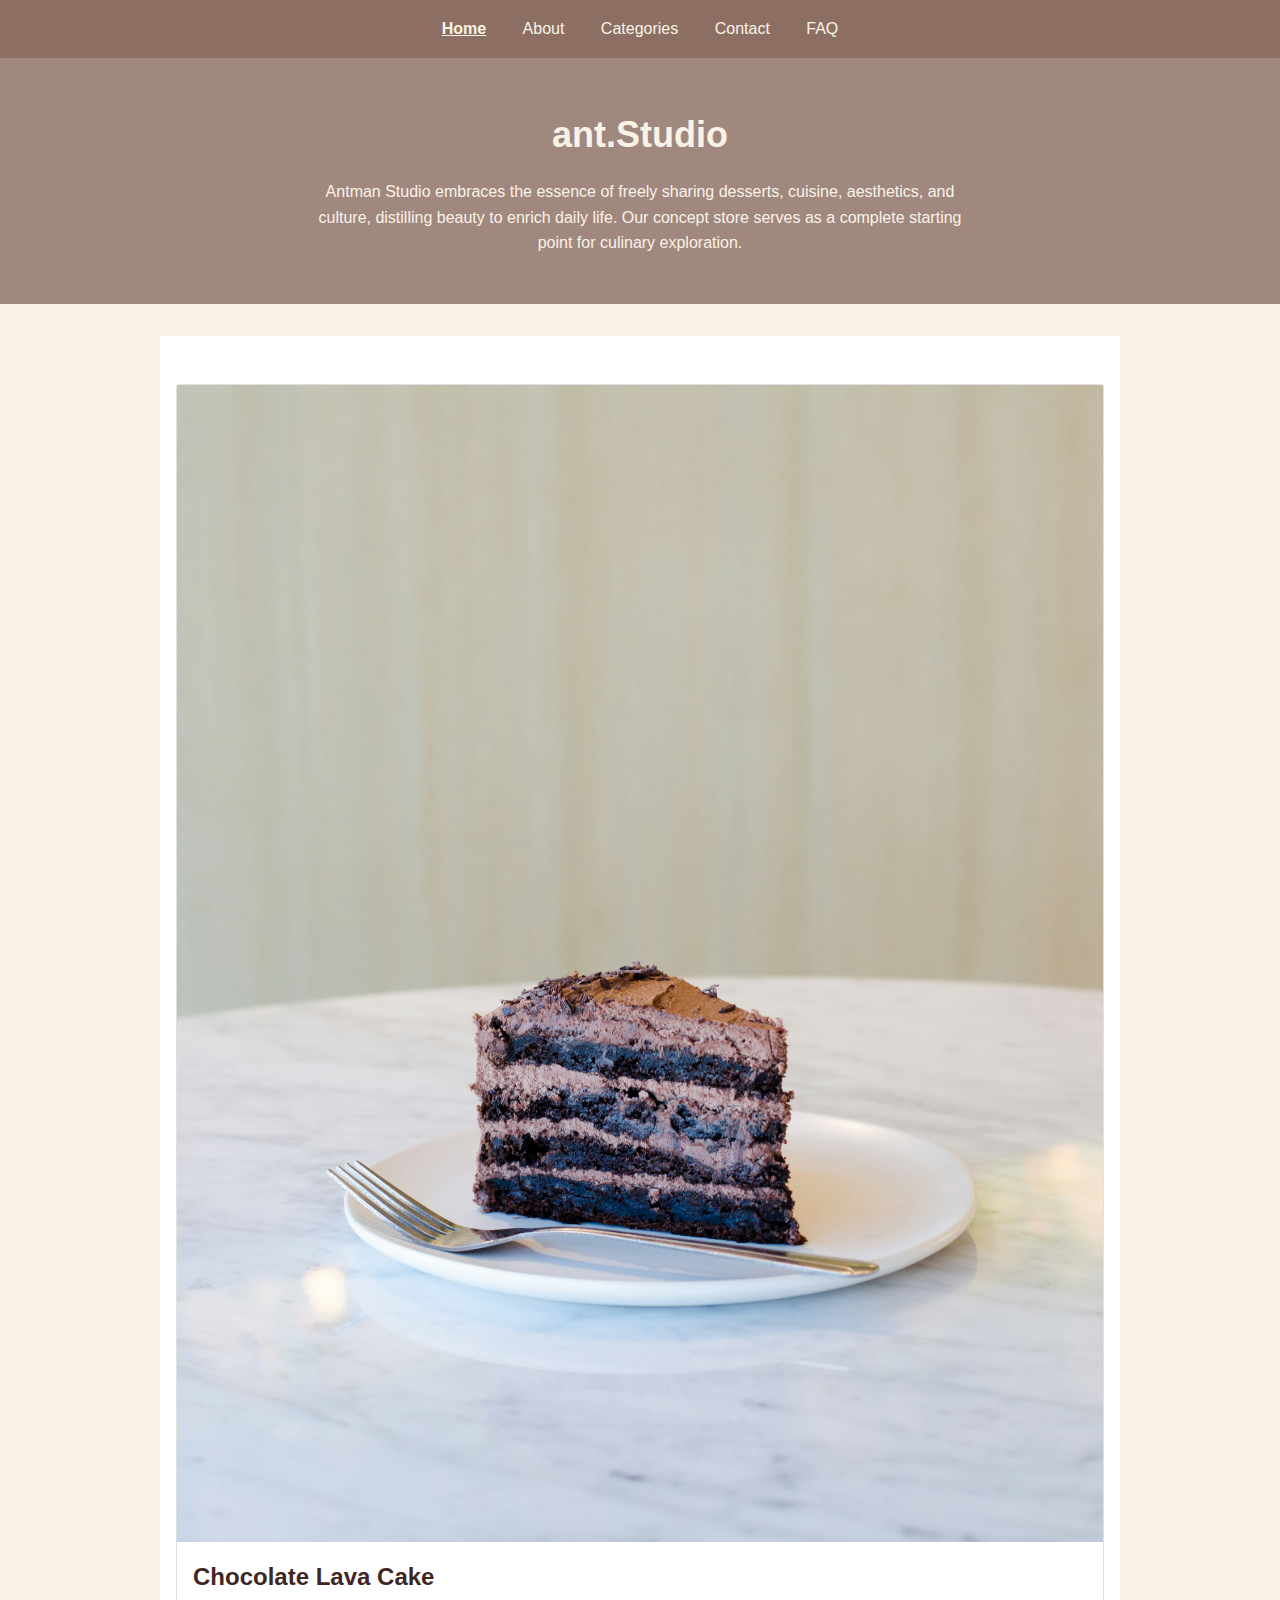
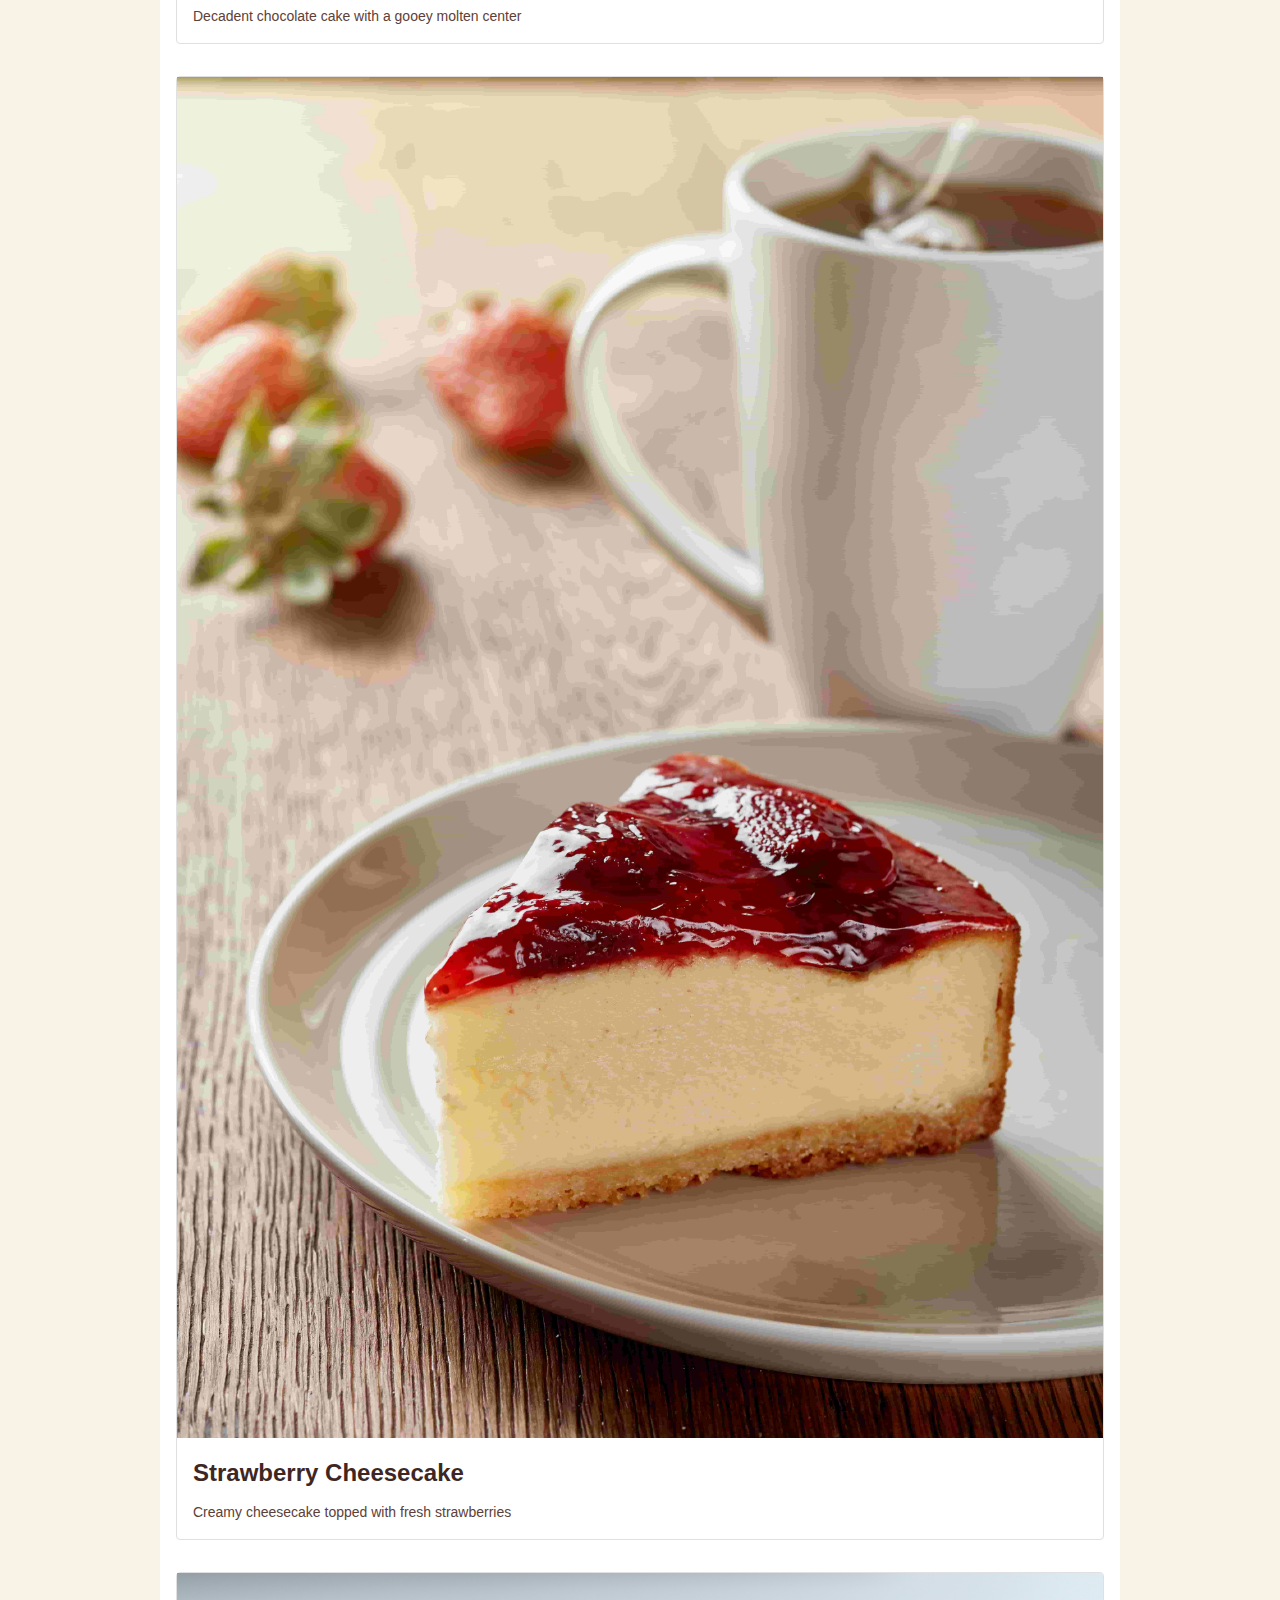
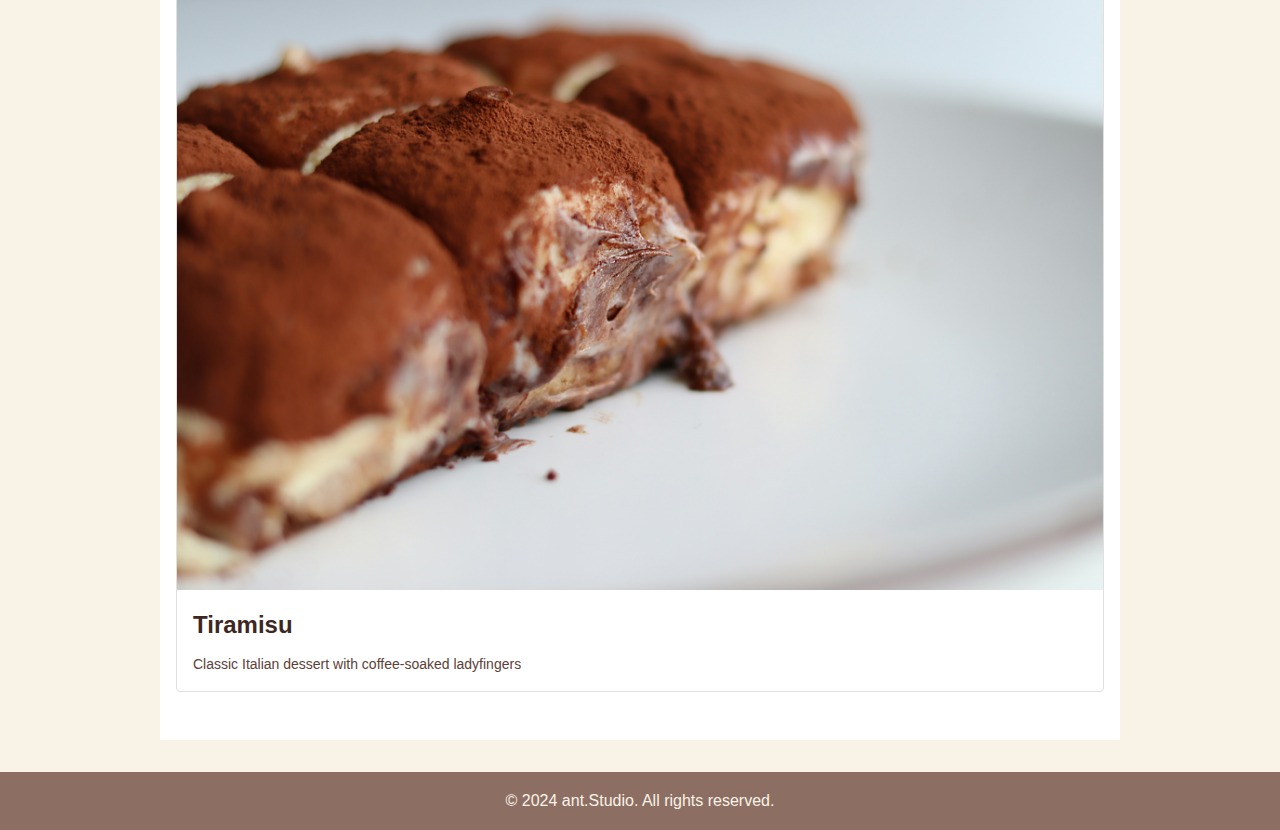
<file: index.html>
<!DOCTYPE html>
<html lang="en">

<head>
    <meta charset="UTF-8">
    <meta name="viewport" content="width=device-width, initial-scale=1.0">
    <meta name="description" content="ant.Studio - Artisanal desserts and pastries made with passion">
    <title>ant.Studio - Artisanal Desserts</title>
    <link rel="stylesheet" href="ant_studio_styles.css">
</head>

<body>
    <!-- Navigation -->
    <nav>
        <ul>
            <li><a href="index.html" class="current">Home</a></li>
            <li><a href="about.html">About</a></li>
            <li><a href="categories.html">Categories</a></li>
            <li><a href="contact.html">Contact</a></li>
            <li><a href="faq.html">FAQ</a></li>
        </ul>
    </nav>

    <!-- Header Section -->
    <header>
        <h1>ant.Studio</h1>
        <p class="header-description">
            Antman Studio embraces the essence of freely sharing desserts, 
            cuisine, aesthetics, and culture, distilling beauty to enrich daily life.
            Our concept store serves as a complete starting point for culinary exploration.
        </p>
    </header>

    <!-- Main Content -->
    <main>
        <div class="dessert-grid">
            <article class="dessert-card">
                <img src="images/chocolate_lava_cake.jpg" 
                     alt="Warm chocolate lava cake with molten center" 
                     class="dessert-image"
                     width="300" height="200">
                <div class="dessert-info">
                    <h2 class="dessert-name">Chocolate Lava Cake</h2>
                    <p class="dessert-description">Decadent chocolate cake with a gooey molten center</p>
                </div>
            </article>

            <article class="dessert-card">
                <img src="images/strawberry_cheesecake.jpg" 
                     alt="Fresh strawberry cheesecake with berry topping" 
                     class="dessert-image"
                     width="300" height="200">
                <div class="dessert-info">
                    <h2 class="dessert-name">Strawberry Cheesecake</h2>
                    <p class="dessert-description">Creamy cheesecake topped with fresh strawberries</p>
                </div>
            </article>

            <article class="dessert-card">
                <img src="images/Tiramisu.jpg" 
                     alt="Traditional Italian tiramisu with cocoa dusting" 
                     class="dessert-image"
                     width="300" height="200">
                <div class="dessert-info">
                    <h2 class="dessert-name">Tiramisu</h2>
                    <p class="dessert-description">Classic Italian dessert with coffee-soaked ladyfingers</p>
                </div>
            </article>
        </div>
    </main>

    <!-- Footer -->
    <footer>
        <p>&copy; 2024 ant.Studio. All rights reserved.</p>
    </footer>
</body>

</html>
</file>
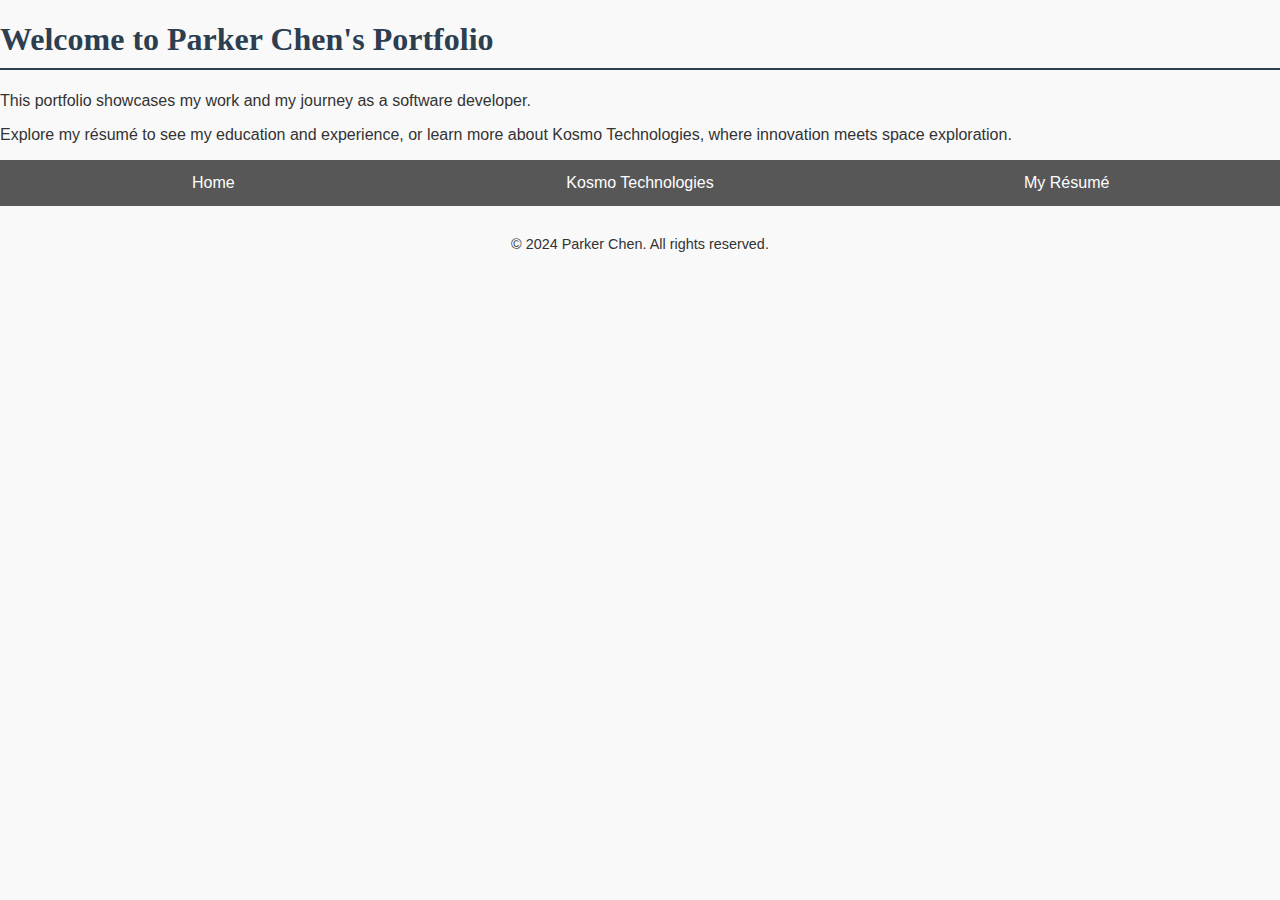
<file: kosmo/index.html>
<!DOCTYPE html>
<html>

<head>
    <meta http-equiv="refresh" content="0; url=home.html" />
    <title>Redirecting...</title>
</head>

<body>
    If you are not redirected automatically, follow the <a href="home.html">link to the home page</a>.
</body>

</html>
</file>
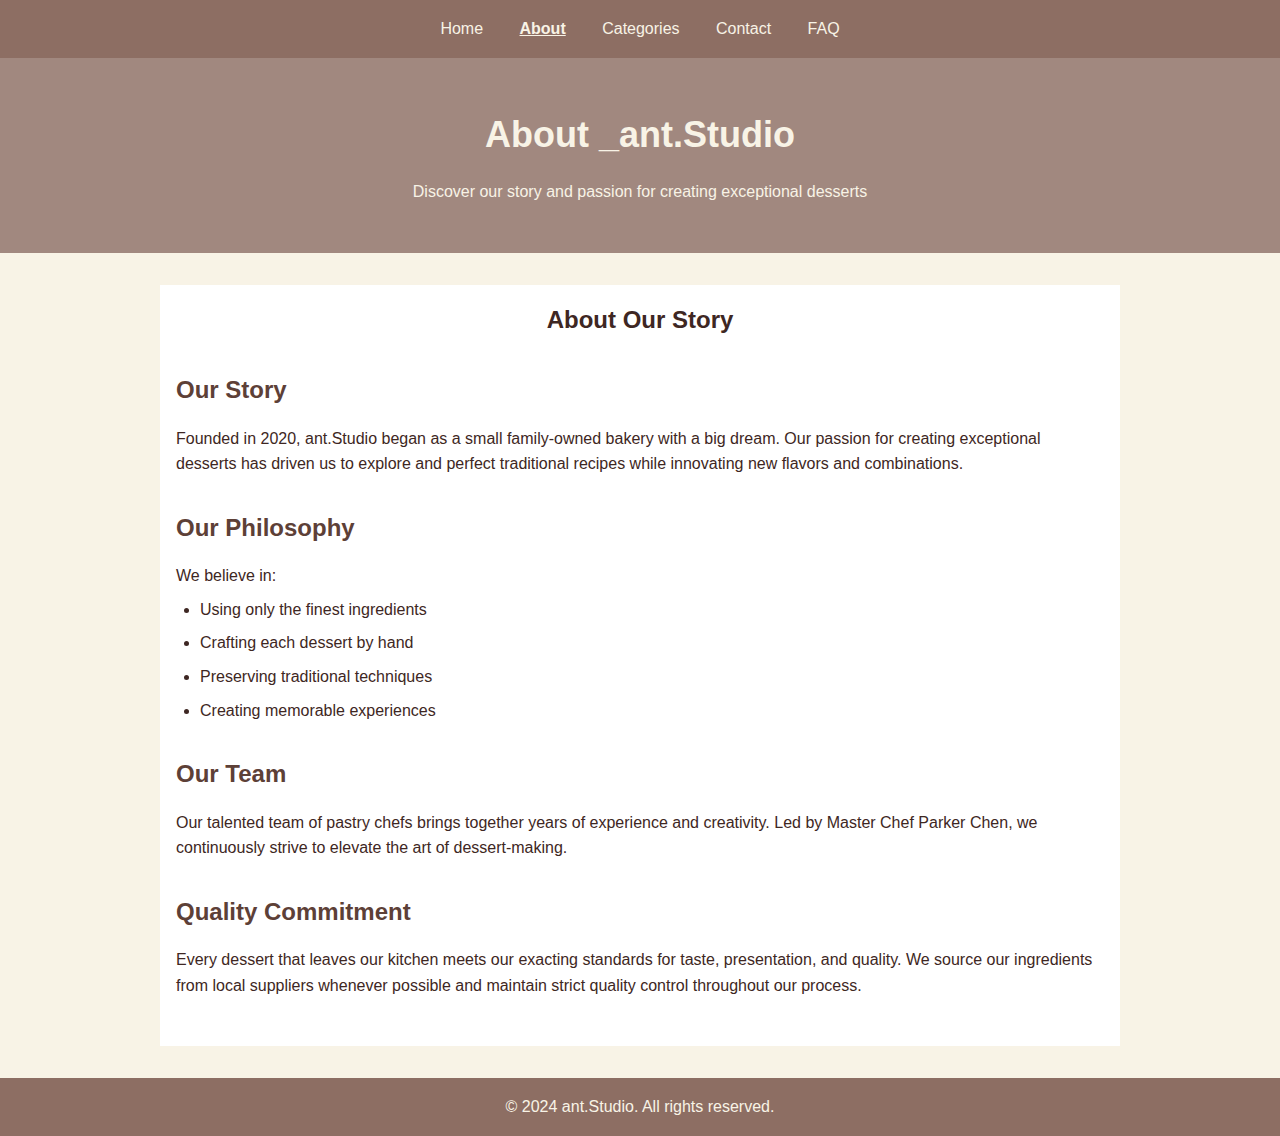
<file: about.html>
<!DOCTYPE html>
<html lang="en">
<head>
    <meta charset="UTF-8">
    <meta name="viewport" content="width=device-width, initial-scale=1.0">
    <meta name="description" content="Learn about ant.Studio's journey, values, and commitment to creating exceptional desserts">
    <meta name="keywords" content="about us, dessert studio, pastry chefs, artisanal desserts">
    <meta name="author" content="ant.Studio">
    <title>About - ant.Studio</title>
    <link rel="stylesheet" href="ant_studio_styles.css">
</head>
<body>
    <nav>
        <ul>
            <li><a href="index.html">Home</a></li>
            <li><a href="about.html" class="current">About</a></li>
            <li><a href="categories.html">Categories</a></li>
            <li><a href="contact.html">Contact</a></li>
            <li><a href="faq.html">FAQ</a></li>
        </ul>
    </nav>
    <header>
        <h1>About _ant.Studio</h1>
        <p class="header-description">Discover our story and passion for creating exceptional desserts</p>
    </header>
    <main>
        <article class="about-content">
            <h2>About Our Story</h2>
            <section class="about-section">
                <h3>Our Story</h3>
                <p>Founded in 2020, ant.Studio began as a small family-owned bakery with a big dream. 
                   Our passion for creating exceptional desserts has driven us to explore and perfect 
                   traditional recipes while innovating new flavors and combinations.</p>
            </section>

            <section class="about-section">
                <h3>Our Philosophy</h3>
                <p>We believe in:</p>
                <ul>
                    <li>Using only the finest ingredients</li>
                    <li>Crafting each dessert by hand</li>
                    <li>Preserving traditional techniques</li>
                    <li>Creating memorable experiences</li>
                </ul>
            </section>

            <section class="about-section">
                <h3>Our Team</h3>
                <p>Our talented team of pastry chefs brings together years of experience and creativity. 
                   Led by Master Chef Parker Chen, we continuously strive to elevate the art of dessert-making.</p>
            </section>

            <section class="about-section">
                <h3>Quality Commitment</h3>
                <p>Every dessert that leaves our kitchen meets our exacting standards for taste, 
                   presentation, and quality. We source our ingredients from local suppliers whenever 
                   possible and maintain strict quality control throughout our process.</p>
            </section>
        </article>
    </main>
    <footer>
        <p>&copy; 2024 ant.Studio. All rights reserved.</p>
    </footer>
</body>
</html>
</file>
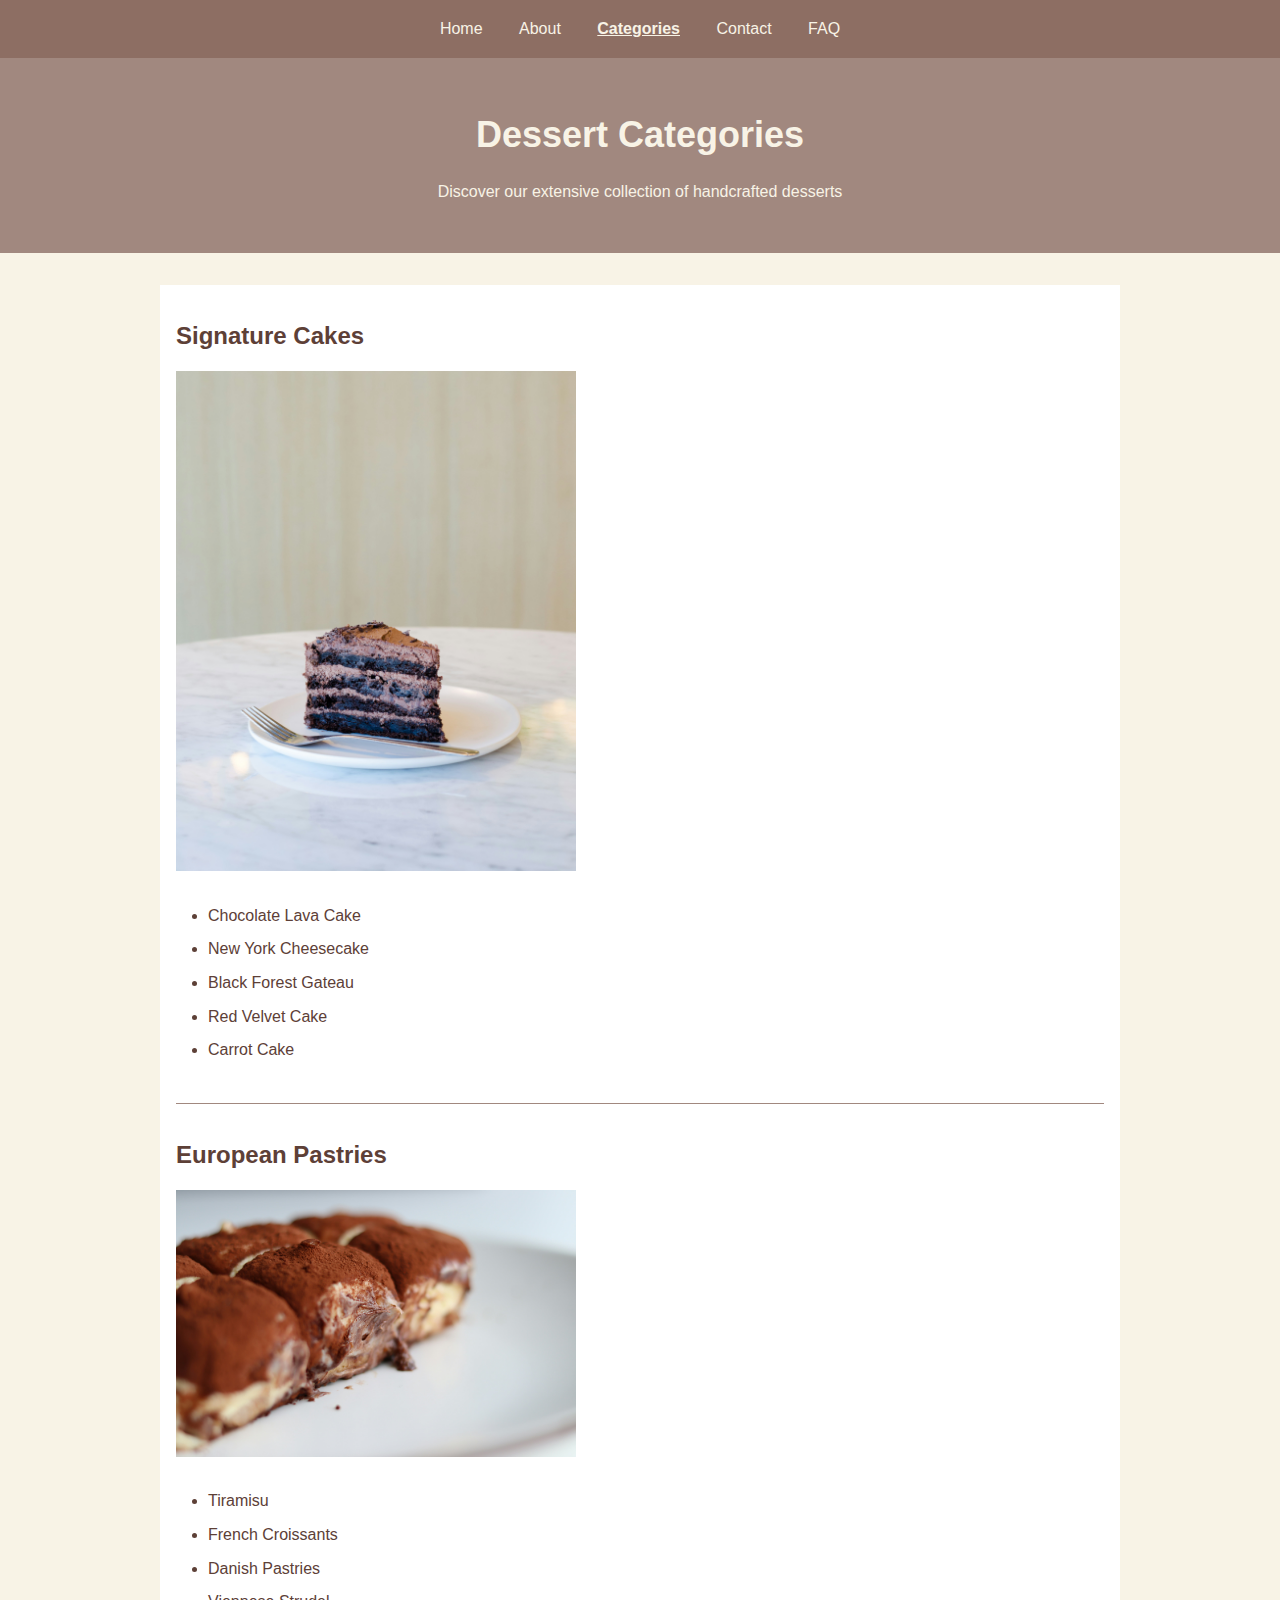
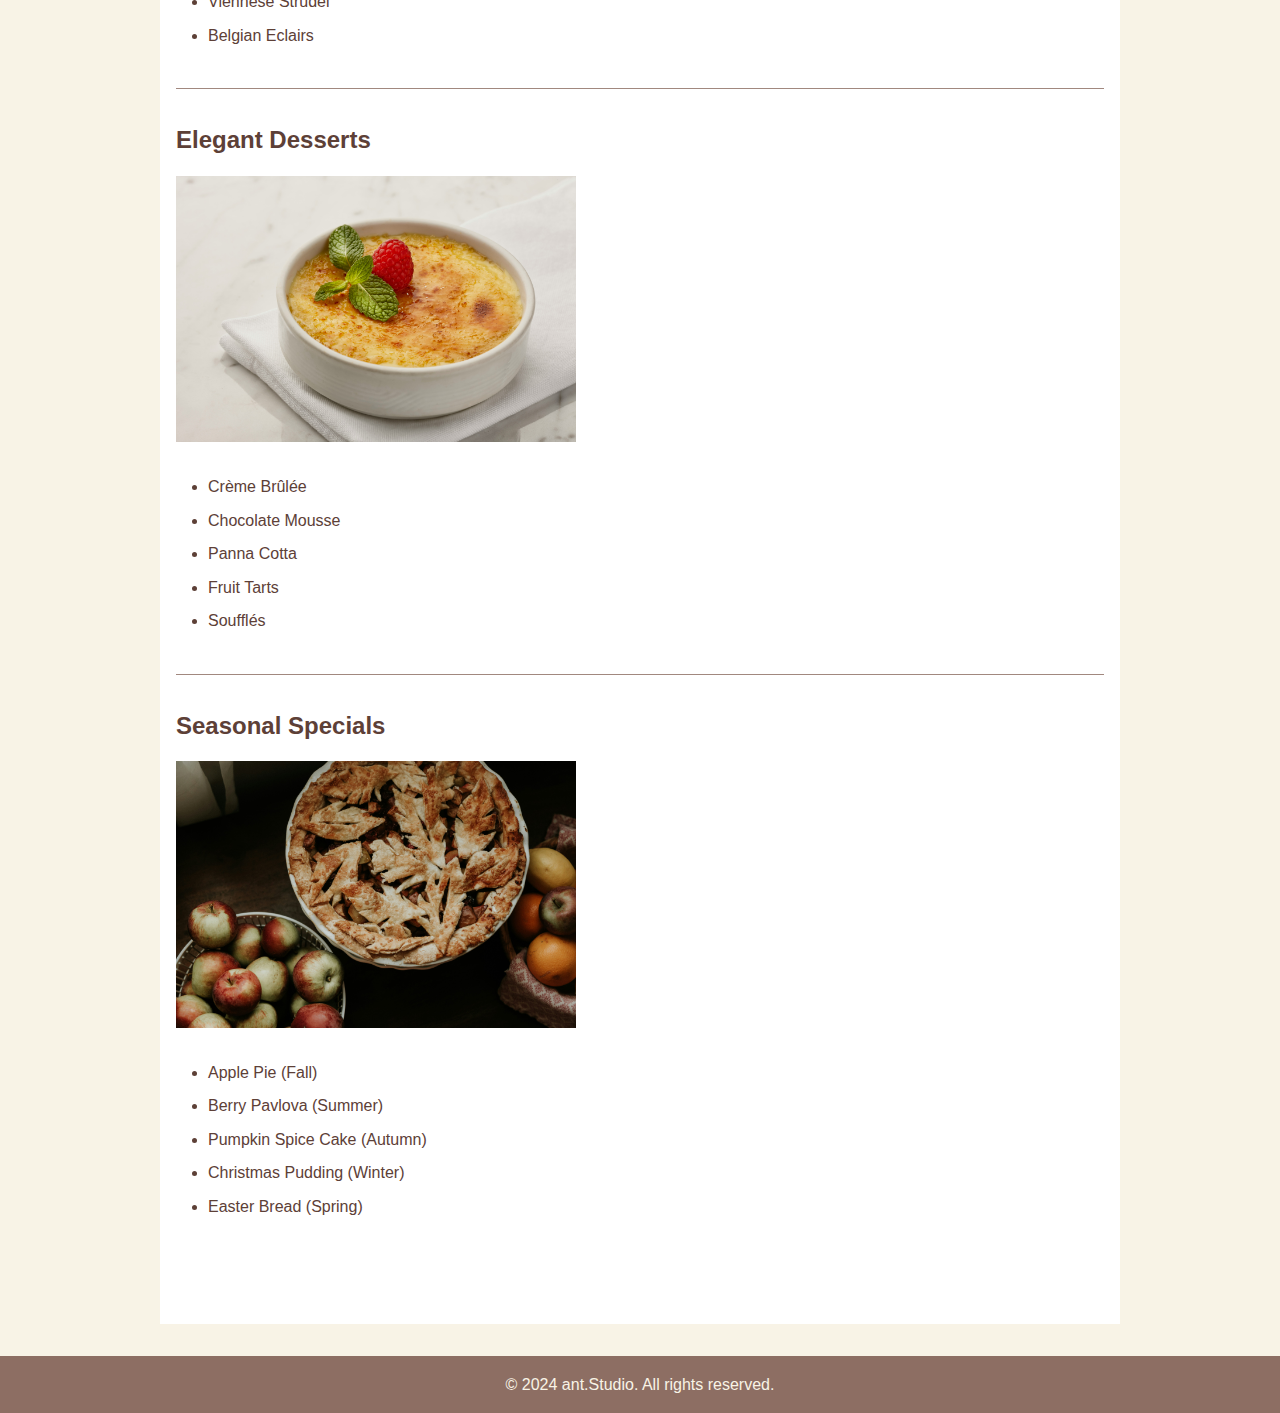
<file: categories.html>
<!DOCTYPE html>
<html lang="en">
<head>
    <meta charset="UTF-8">
    <meta name="viewport" content="width=device-width, initial-scale=1.0">
    <meta name="description" content="Explore our wide range of artisanal desserts at ant.Studio">
    <meta name="keywords" content="desserts, cakes, pastries, European pastries, seasonal desserts">
    <meta name="author" content="ant.Studio">
    <title>Categories - ant.Studio</title>
    <link rel="stylesheet" href="ant_studio_styles.css">
</head>
<body>
    <nav>
        <ul>
            <li><a href="index.html">Home</a></li>
            <li><a href="about.html">About</a></li>
            <li><a href="categories.html" class="current">Categories</a></li>
            <li><a href="contact.html">Contact</a></li>
            <li><a href="faq.html">FAQ</a></li>
        </ul>
    </nav>
    <header>
        <h1>Dessert Categories</h1>
        <p class="header-description">Discover our extensive collection of handcrafted desserts</p>
    </header>
    <main>
        <div class="category-container">
            <section class="category-section">
                <h2>Signature Cakes</h2>
                <div class="category-content">
                    <img src="images/chocolate_lava_cake.jpg" 
                         alt="Decadent chocolate lava cake" 
                         class="category-image"
                         width="300" height="200">
                    <ul>
                        <li>Chocolate Lava Cake</li>
                        <li>New York Cheesecake</li>
                        <li>Black Forest Gateau</li>
                        <li>Red Velvet Cake</li>
                        <li>Carrot Cake</li>
                    </ul>
                </div>
            </section>

            <section class="category-section">
                <h2>European Pastries</h2>
                <div class="category-content">
                    <img src="images/Tiramisu.jpg" 
                         alt="Classic Italian Tiramisu" 
                         class="category-image"
                         width="300" height="200">
                    <ul>
                        <li>Tiramisu</li>
                        <li>French Croissants</li>
                        <li>Danish Pastries</li>
                        <li>Viennese Strudel</li>
                        <li>Belgian Eclairs</li>
                    </ul>
                </div>
            </section>

            <section class="category-section">
                <h2>Elegant Desserts</h2>
                <div class="category-content">
                    <img src="images/Creme_Brulee.jpg" 
                         alt="Traditional Crème Brûlée" 
                         class="category-image"
                         width="300" height="200">
                    <ul>
                        <li>Crème Brûlée</li>
                        <li>Chocolate Mousse</li>
                        <li>Panna Cotta</li>
                        <li>Fruit Tarts</li>
                        <li>Soufflés</li>
                    </ul>
                </div>
            </section>

            <section class="category-section">
                <h2>Seasonal Specials</h2>
                <div class="category-content">
                    <img src="images/Apple_Pie.jpg" 
                         alt="Homemade Apple Pie" 
                         class="category-image"
                         width="300" height="200">
                    <ul>
                        <li>Apple Pie (Fall)</li>
                        <li>Berry Pavlova (Summer)</li>
                        <li>Pumpkin Spice Cake (Autumn)</li>
                        <li>Christmas Pudding (Winter)</li>
                        <li>Easter Bread (Spring)</li>
                    </ul>
                </div>
            </section>
        </div>
    </main>
    <footer>
        <p>&copy; 2024 ant.Studio. All rights reserved.</p>
    </footer>
</body>
</html>
</file>
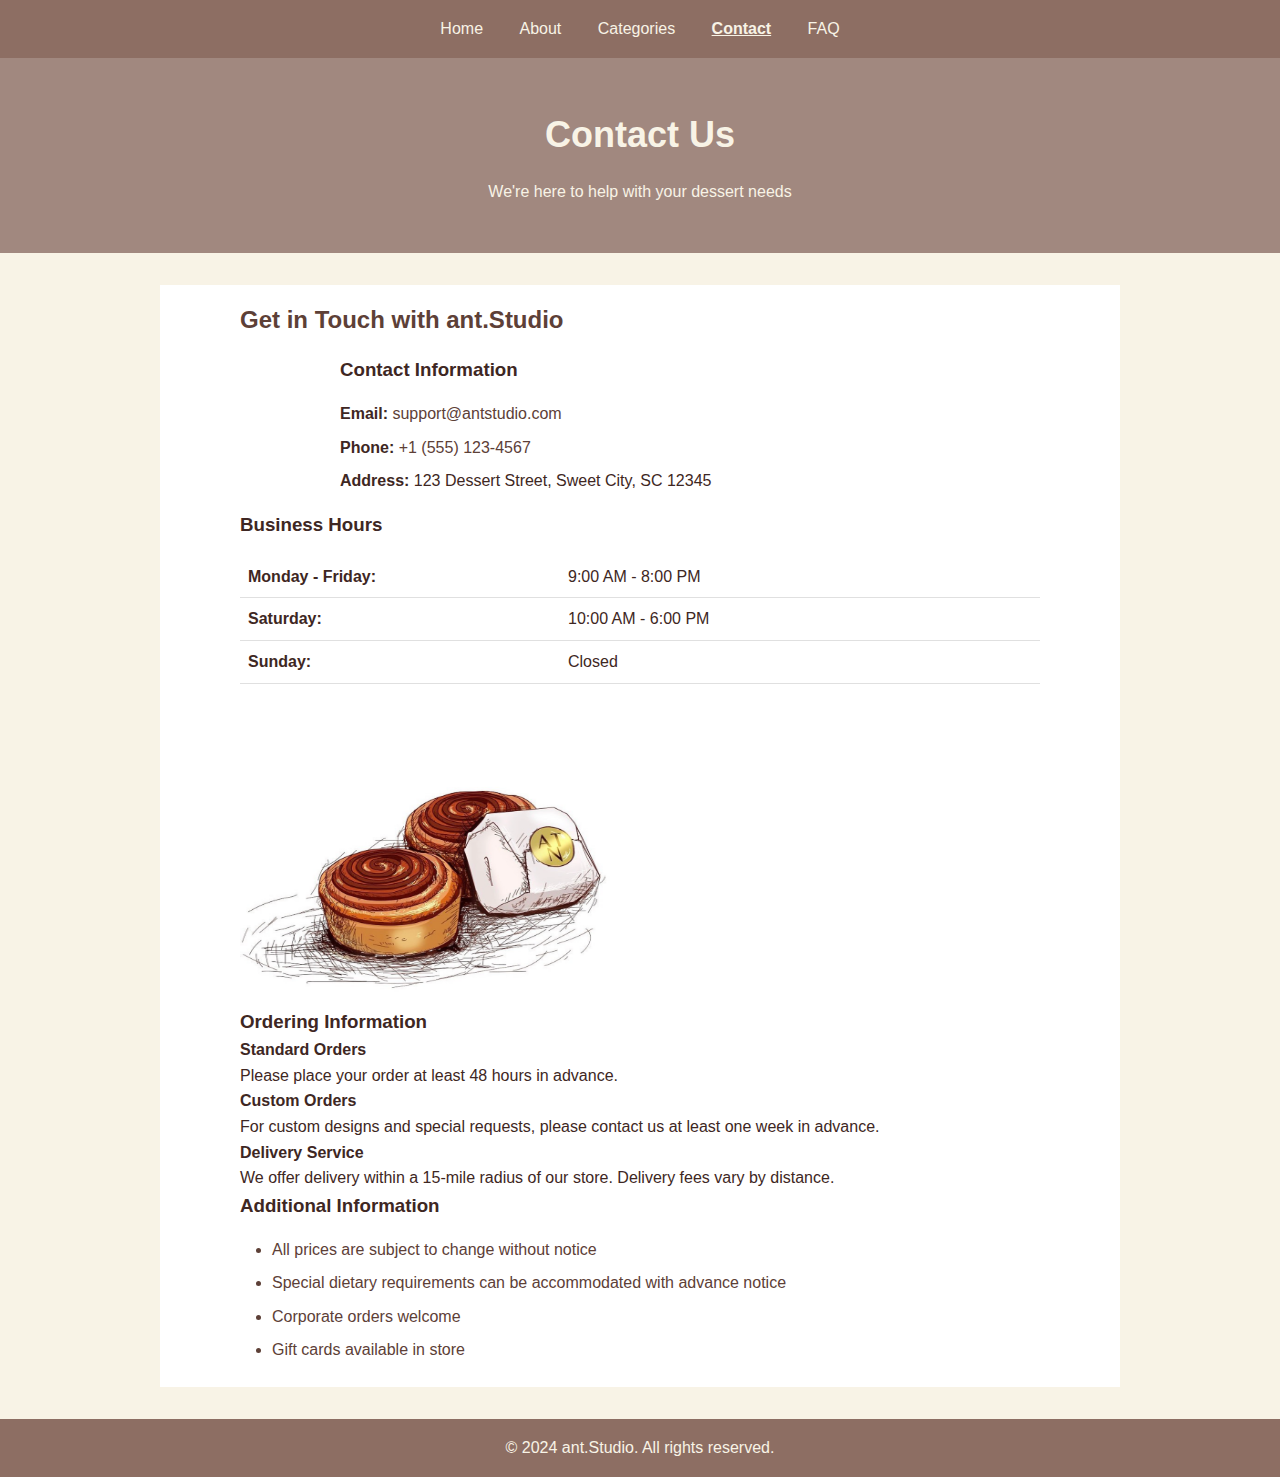
<file: contact.html>
<!DOCTYPE html>
<html lang="en">
<head>
    <meta charset="UTF-8">
    <meta name="viewport" content="width=device-width, initial-scale=1.0">
    <meta name="description" content="Contact ant.Studio for custom dessert orders, business hours, and delivery information">
    <meta name="keywords" content="contact, order desserts, delivery, business hours">
    <meta name="author" content="ant.Studio">
    <title>Contact - ant.Studio</title>
    <link rel="stylesheet" href="ant_studio_styles.css">
</head>
<body>
    <nav>
        <ul>
            <li><a href="index.html">Home</a></li>
            <li><a href="about.html">About</a></li>
            <li><a href="categories.html">Categories</a></li>
            <li><a href="contact.html" class="current">Contact</a></li>
            <li><a href="faq.html">FAQ</a></li>
        </ul>
    </nav>
    <header>
        <h1>Contact Us</h1>
        <p class="header-description">We're here to help with your dessert needs</p>
    </header>
    <main>
        <article class="contact-container">
            <h2>Get in Touch with ant.Studio</h2>
            
            <div class="contact-wrapper">
                <div class="contact-left">
                    <section class="contact-info">
                        <h3>Contact Information</h3>
                        <div class="contact-details">
                            <p><strong>Email:</strong> <a href="mailto:support@antstudio.com">support@antstudio.com</a></p>
                            <p><strong>Phone:</strong> <a href="tel:+15551234567">+1 (555) 123-4567</a></p>
                            <p><strong>Address:</strong> 123 Dessert Street, Sweet City, SC 12345</p>
                        </div>
                    </section>

                    <section class="business-hours">
                        <h3>Business Hours</h3>
                        <table class="hours-table">
                            <tr>
                                <td>Monday - Friday:</td>
                                <td>9:00 AM - 8:00 PM</td>
                            </tr>
                            <tr>
                                <td>Saturday:</td>
                                <td>10:00 AM - 6:00 PM</td>
                            </tr>
                            <tr>
                                <td>Sunday:</td>
                                <td>Closed</td>
                            </tr>
                        </table>
                    </section>
                </div>

                <div class="contact-image">
                    <img src="images/cinnamon_rolls.png" 
                         alt="Fresh baked cinnamon rolls with our signature logo" 
                         class="brand-image"
                         width="400" height="300">
                </div>
            </div>

            <section class="ordering-info">
                <h3>Ordering Information</h3>
                <div class="order-details">
                    <h4>Standard Orders</h4>
                    <p>Please place your order at least 48 hours in advance.</p>
                    
                    <h4>Custom Orders</h4>
                    <p>For custom designs and special requests, please contact us at least one week in advance.</p>
                    
                    <h4>Delivery Service</h4>
                    <p>We offer delivery within a 15-mile radius of our store. Delivery fees vary by distance.</p>
                </div>
            </section>

            <section class="additional-info">
                <h3>Additional Information</h3>
                <ul class="info-list">
                    <li>All prices are subject to change without notice</li>
                    <li>Special dietary requirements can be accommodated with advance notice</li>
                    <li>Corporate orders welcome</li>
                    <li>Gift cards available in store</li>
                </ul>
            </section>
        </article>
    </main>
    <footer>
        <p>&copy; 2024 ant.Studio. All rights reserved.</p>
    </footer>
</body>
</html>
</file>
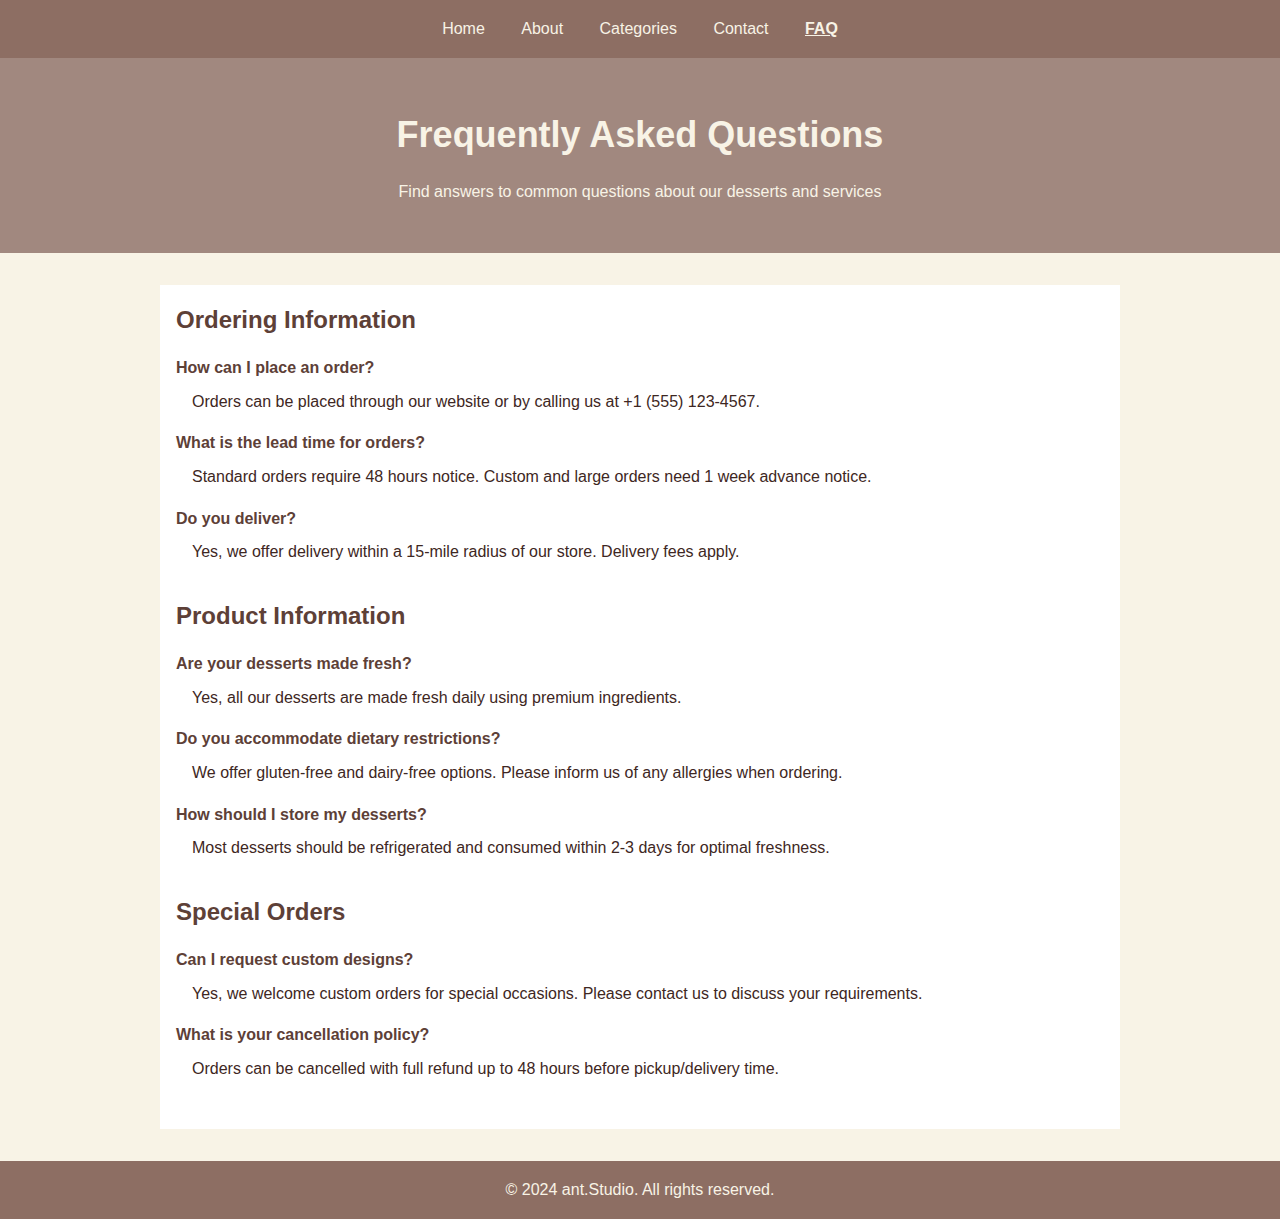
<file: FAQ.html>
<!DOCTYPE html>
<html lang="en">
<head>
    <meta charset="UTF-8">
    <meta name="viewport" content="width=device-width, initial-scale=1.0">
    <meta name="description" content="Find answers to common questions about ant.Studio's desserts and services">
    <title>FAQ - ant.Studio</title>
    <link rel="stylesheet" href="ant_studio_styles.css">
</head>
<body>
    <nav>
        <ul>
            <li><a href="index.html">Home</a></li>
            <li><a href="about.html">About</a></li>
            <li><a href="categories.html">Categories</a></li>
            <li><a href="contact.html">Contact</a></li>
            <li><a href="faq.html" class="current">FAQ</a></li>
        </ul>
    </nav>
    <header>
        <h1>Frequently Asked Questions</h1>
        <p class="header-description">Find answers to common questions about our desserts and services</p>
    </header>
    <main>
        <article class="faq-section">
            <section class="faq-category">
                <h2>Ordering Information</h2>
                <dl>
                    <dt>How can I place an order?</dt>
                    <dd>Orders can be placed through our website or by calling us at +1 (555) 123-4567.</dd>

                    <dt>What is the lead time for orders?</dt>
                    <dd>Standard orders require 48 hours notice. Custom and large orders need 1 week advance notice.</dd>

                    <dt>Do you deliver?</dt>
                    <dd>Yes, we offer delivery within a 15-mile radius of our store. Delivery fees apply.</dd>
                </dl>
            </section>

            <section class="faq-category">
                <h2>Product Information</h2>
                <dl>
                    <dt>Are your desserts made fresh?</dt>
                    <dd>Yes, all our desserts are made fresh daily using premium ingredients.</dd>

                    <dt>Do you accommodate dietary restrictions?</dt>
                    <dd>We offer gluten-free and dairy-free options. Please inform us of any allergies when ordering.</dd>

                    <dt>How should I store my desserts?</dt>
                    <dd>Most desserts should be refrigerated and consumed within 2-3 days for optimal freshness.</dd>
                </dl>
            </section>

            <section class="faq-category">
                <h2>Special Orders</h2>
                <dl>
                    <dt>Can I request custom designs?</dt>
                    <dd>Yes, we welcome custom orders for special occasions. Please contact us to discuss your requirements.</dd>

                    <dt>What is your cancellation policy?</dt>
                    <dd>Orders can be cancelled with full refund up to 48 hours before pickup/delivery time.</dd>
                </dl>
            </section>
        </article>
    </main>
    <footer>
        <p>&copy; 2024 ant.Studio. All rights reserved.</p>
    </footer>
</body>
</html>
</file>
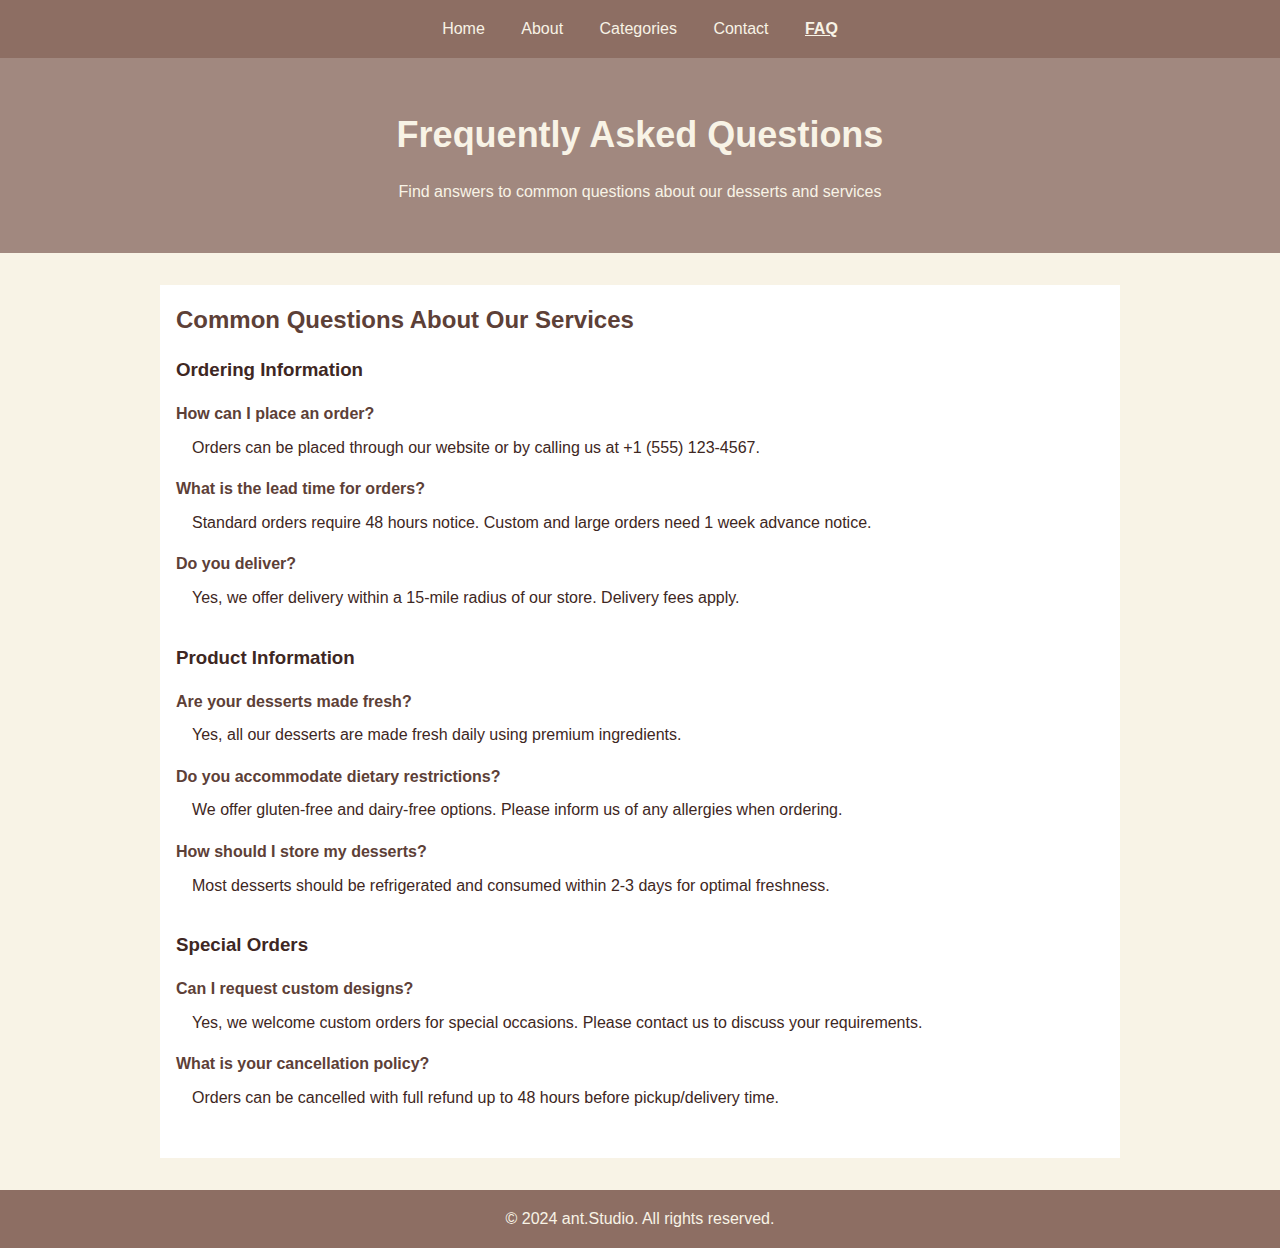
<file: faq.html>
<!DOCTYPE html>
<html lang="en">
<head>
    <meta charset="UTF-8">
    <meta name="viewport" content="width=device-width, initial-scale=1.0">
    <meta name="description" content="Comprehensive FAQ about ant.Studio's desserts, ordering process, and services">
    <meta name="keywords" content="FAQ, dessert questions, ordering help, delivery information">
    <meta name="author" content="ant.Studio">
    <title>FAQ - ant.Studio</title>
    <link rel="stylesheet" href="ant_studio_styles.css">
</head>
<body>
    <nav>
        <ul>
            <li><a href="index.html">Home</a></li>
            <li><a href="about.html">About</a></li>
            <li><a href="categories.html">Categories</a></li>
            <li><a href="contact.html">Contact</a></li>
            <li><a href="faq.html" class="current">FAQ</a></li>
        </ul>
    </nav>
    <header>
        <h1>Frequently Asked Questions</h1>
        <p class="header-description">Find answers to common questions about our desserts and services</p>
    </header>
    <main>
        <article class="faq-section">
            <h2>Common Questions About Our Services</h2>
            
            <section class="faq-category">
                <h3>Ordering Information</h3>
                <dl>
                    <dt>How can I place an order?</dt>
                    <dd>Orders can be placed through our website or by calling us at +1 (555) 123-4567.</dd>

                    <dt>What is the lead time for orders?</dt>
                    <dd>Standard orders require 48 hours notice. Custom and large orders need 1 week advance notice.</dd>

                    <dt>Do you deliver?</dt>
                    <dd>Yes, we offer delivery within a 15-mile radius of our store. Delivery fees apply.</dd>
                </dl>
            </section>

            <section class="faq-category">
                <h3>Product Information</h3>
                <dl>
                    <dt>Are your desserts made fresh?</dt>
                    <dd>Yes, all our desserts are made fresh daily using premium ingredients.</dd>

                    <dt>Do you accommodate dietary restrictions?</dt>
                    <dd>We offer gluten-free and dairy-free options. Please inform us of any allergies when ordering.</dd>

                    <dt>How should I store my desserts?</dt>
                    <dd>Most desserts should be refrigerated and consumed within 2-3 days for optimal freshness.</dd>
                </dl>
            </section>

            <section class="faq-category">
                <h3>Special Orders</h3>
                <dl>
                    <dt>Can I request custom designs?</dt>
                    <dd>Yes, we welcome custom orders for special occasions. Please contact us to discuss your requirements.</dd>

                    <dt>What is your cancellation policy?</dt>
                    <dd>Orders can be cancelled with full refund up to 48 hours before pickup/delivery time.</dd>
                </dl>
            </section>
        </article>
    </main>
    <footer>
        <p>&copy; 2024 ant.Studio. All rights reserved.</p>
    </footer>
</body>
</html>
</file>
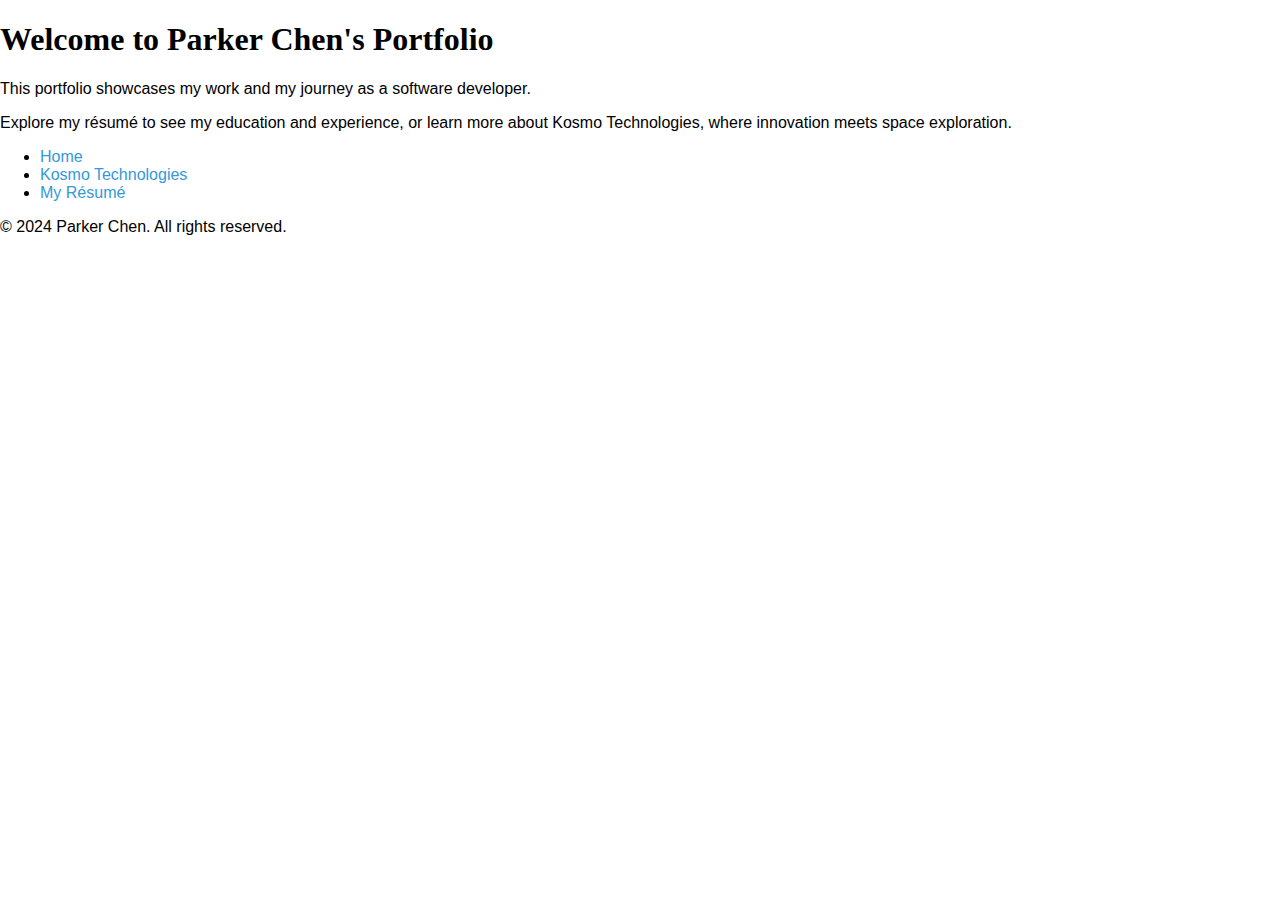
<file: home.html>
<!DOCTYPE html>
<html lang="en">
<head>
    <meta charset="UTF-8">
    <meta name="viewport" content="width=device-width, initial-scale=1.0">
    <title>Home - Parker Chen</title>
    <link rel="stylesheet" href="kosmo.css">
</head>
<body class="home-page">
    <div>
        <h1>Welcome to Parker Chen's Portfolio</h1>
        <p>This portfolio showcases my work and my journey as a software developer.</p>
        <p>Explore my résumé to see my education and experience, or learn more about Kosmo Technologies, where innovation meets space exploration.</p>
    </div>
    
    <nav role="navigation" aria-label="Main Navigation">
        <ul class="navbar">
            <li><a href="home.html">Home</a></li>
            <li><a href="kosmo.html">Kosmo Technologies</a></li>
            <li><a href="resume.html">My Résumé</a></li>
        </ul>
    </nav>

    <footer>
        <p>&copy; 2024 Parker Chen. All rights reserved.</p>
    </footer>
</body>
</html>
</file>
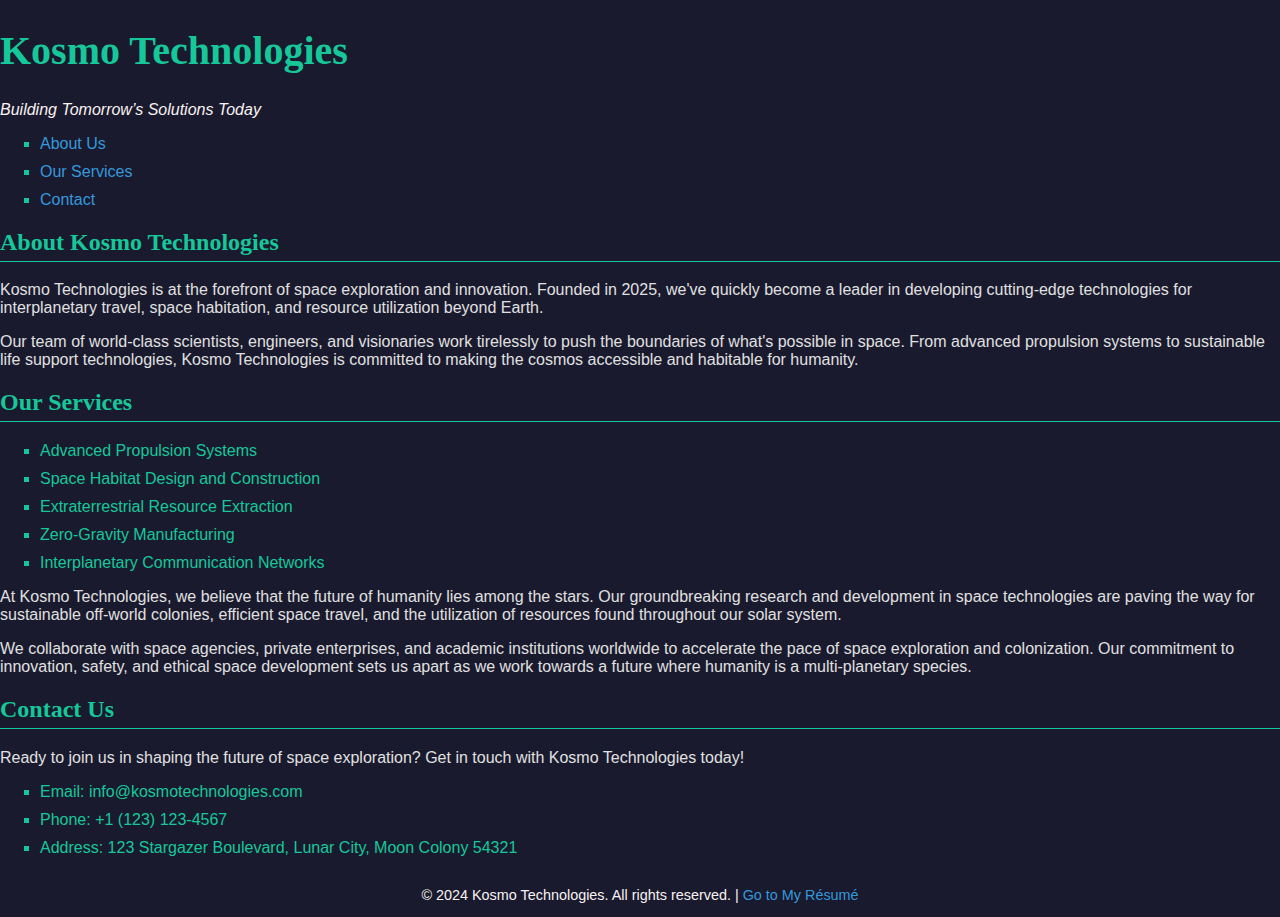
<file: kosmo.html>
<!DOCTYPE html>
<html lang="en">
<head>
    <meta charset="UTF-8">
    <meta name="viewport" content="width=device-width, initial-scale=1.0">
    <title>Kosmo Technologies - Innovating for the Future</title>
    <link rel="stylesheet" href="kosmo.css">
</head>
<body class="kosmo-page">
    <div>
        <h1>Kosmo Technologies</h1>
        <p class="tagline">Building Tomorrow’s Solutions Today</p>
    </div>
    <div>
        <ul>
            <li><a href="#about">About Us</a></li>
            <li><a href="#services">Our Services</a></li>
            <li><a href="#contact">Contact</a></li>
        </ul>
    </div>
    
        <div id="about">
            <h2>About Kosmo Technologies</h2>
            <p>Kosmo Technologies is at the forefront of space exploration and innovation. Founded in 2025, we've quickly become a leader in developing cutting-edge technologies for interplanetary travel, space habitation, and resource utilization beyond Earth.</p>
            <p>Our team of world-class scientists, engineers, and visionaries work tirelessly to push the boundaries of what's possible in space. From advanced propulsion systems to sustainable life support technologies, Kosmo Technologies is committed to making the cosmos accessible and habitable for humanity.</p>
        </div>
        <div id="services">
            <h2>Our Services</h2>
            <ul>
                <li>Advanced Propulsion Systems</li>
                <li>Space Habitat Design and Construction</li>
                <li>Extraterrestrial Resource Extraction</li>
                <li>Zero-Gravity Manufacturing</li>
                <li>Interplanetary Communication Networks</li>
            </ul>
            <p>At Kosmo Technologies, we believe that the future of humanity lies among the stars. Our groundbreaking research and development in space technologies are paving the way for sustainable off-world colonies, efficient space travel, and the utilization of resources found throughout our solar system.</p>
            <p>We collaborate with space agencies, private enterprises, and academic institutions worldwide to accelerate the pace of space exploration and colonization. Our commitment to innovation, safety, and ethical space development sets us apart as we work towards a future where humanity is a multi-planetary species.</p>
        </div>
        <div id="contact">
            <h2>Contact Us</h2>
            <p>Ready to join us in shaping the future of space exploration? Get in touch with Kosmo Technologies today!</p>
            <ul>
                <li>Email: info@kosmotechnologies.com</li>
                <li>Phone: +1 (123) 123-4567</li>
                <li>Address: 123 Stargazer Boulevard, Lunar City, Moon Colony 54321</li>
            </ul>
        </div>
    
    <footer>
        <p>&copy; 2024 Kosmo Technologies. All rights reserved. | <a href="resume.html">Go to My Résumé</a></p>
    </footer>
</body>
</html>
</file>
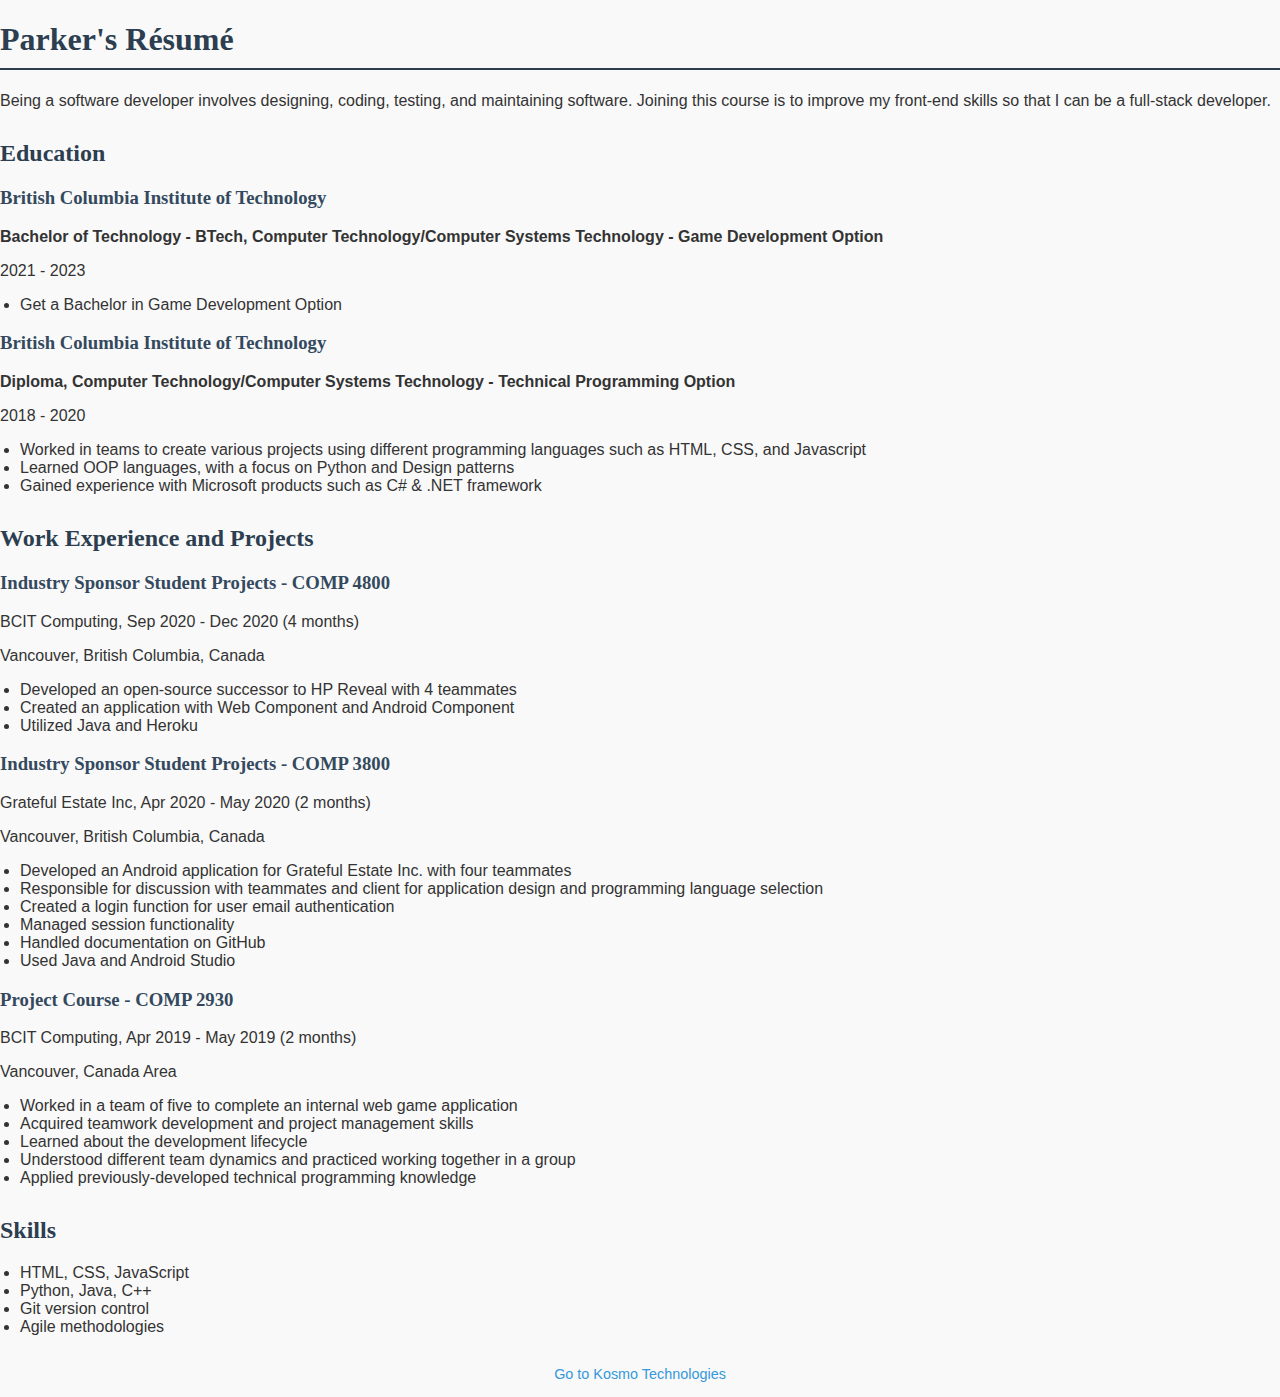
<file: resume.html>
<!DOCTYPE html>
<html lang="en">
<head>
    <meta charset="UTF-8">
    <meta name="viewport" content="width=device-width, initial-scale=1.0">
    <title>Parker Chen – Resume</title>
    <link rel="stylesheet" href="kosmo.css">
</head>
<body class="resume-page">
    <header>
        <h1>Parker's R&eacute;sum&eacute;</h1>
    </header>
    <main>
        <section>
            <p>Being a software developer involves designing, coding, testing, and maintaining software. Joining this course is to improve my front-end skills so that I can be a full-stack developer.</p>
        </section>
        <section>
            <h2>Education</h2>
            <h3>British Columbia Institute of Technology</h3>
            <p><strong>Bachelor of Technology - BTech, Computer Technology/Computer Systems Technology - Game Development Option</strong></p>
            <p>2021 - 2023</p>
            <ul>
                <li>Get a Bachelor in Game Development Option</li>
            </ul>

            <h3>British Columbia Institute of Technology</h3>
            <p><strong>Diploma, Computer Technology/Computer Systems Technology - Technical Programming Option</strong></p>
            <p>2018 - 2020</p>
            <ul>
                <li>Worked in teams to create various projects using different programming languages such as HTML, CSS, and Javascript</li>
                <li>Learned OOP languages, with a focus on Python and Design patterns</li>
                <li>Gained experience with Microsoft products such as C# & .NET framework</li>
            </ul>
        </section>

        <section>
            <h2>Work Experience and Projects</h2>

            <h3>Industry Sponsor Student Projects - COMP 4800</h3>
            <p>BCIT Computing, Sep 2020 - Dec 2020 (4 months)</p>
            <p>Vancouver, British Columbia, Canada</p>
            <ul>
                <li>Developed an open-source successor to HP Reveal with 4 teammates</li>
                <li>Created an application with Web Component and Android Component</li>
                <li>Utilized Java and Heroku</li>
            </ul>

            <h3>Industry Sponsor Student Projects - COMP 3800</h3>
            <p>Grateful Estate Inc, Apr 2020 - May 2020 (2 months)</p>
            <p>Vancouver, British Columbia, Canada</p>
            <ul>
                <li>Developed an Android application for Grateful Estate Inc. with four teammates</li>
                <li>Responsible for discussion with teammates and client for application design and programming language selection</li>
                <li>Created a login function for user email authentication</li>
                <li>Managed session functionality</li>
                <li>Handled documentation on GitHub</li>
                <li>Used Java and Android Studio</li>
            </ul>

            <h3>Project Course - COMP 2930</h3>
            <p>BCIT Computing, Apr 2019 - May 2019 (2 months)</p>
            <p>Vancouver, Canada Area</p>
            <ul>
                <li>Worked in a team of five to complete an internal web game application</li>
                <li>Acquired teamwork development and project management skills</li>
                <li>Learned about the development lifecycle</li>
                <li>Understood different team dynamics and practiced working together in a group</li>
                <li>Applied previously-developed technical programming knowledge</li>
            </ul>
        </section>

        <section>
            <h2>Skills</h2>
            <ul>
                <li>HTML, CSS, JavaScript</li>
                <li>Python, Java, C++</li>
                <li>Git version control</li>
                <li>Agile methodologies</li>
            </ul>
        </section>
    </main>
    <footer>
        <p><a href="index.html">Go to Kosmo Technologies</a></p>
    </footer>
</body>
</html>
</file>
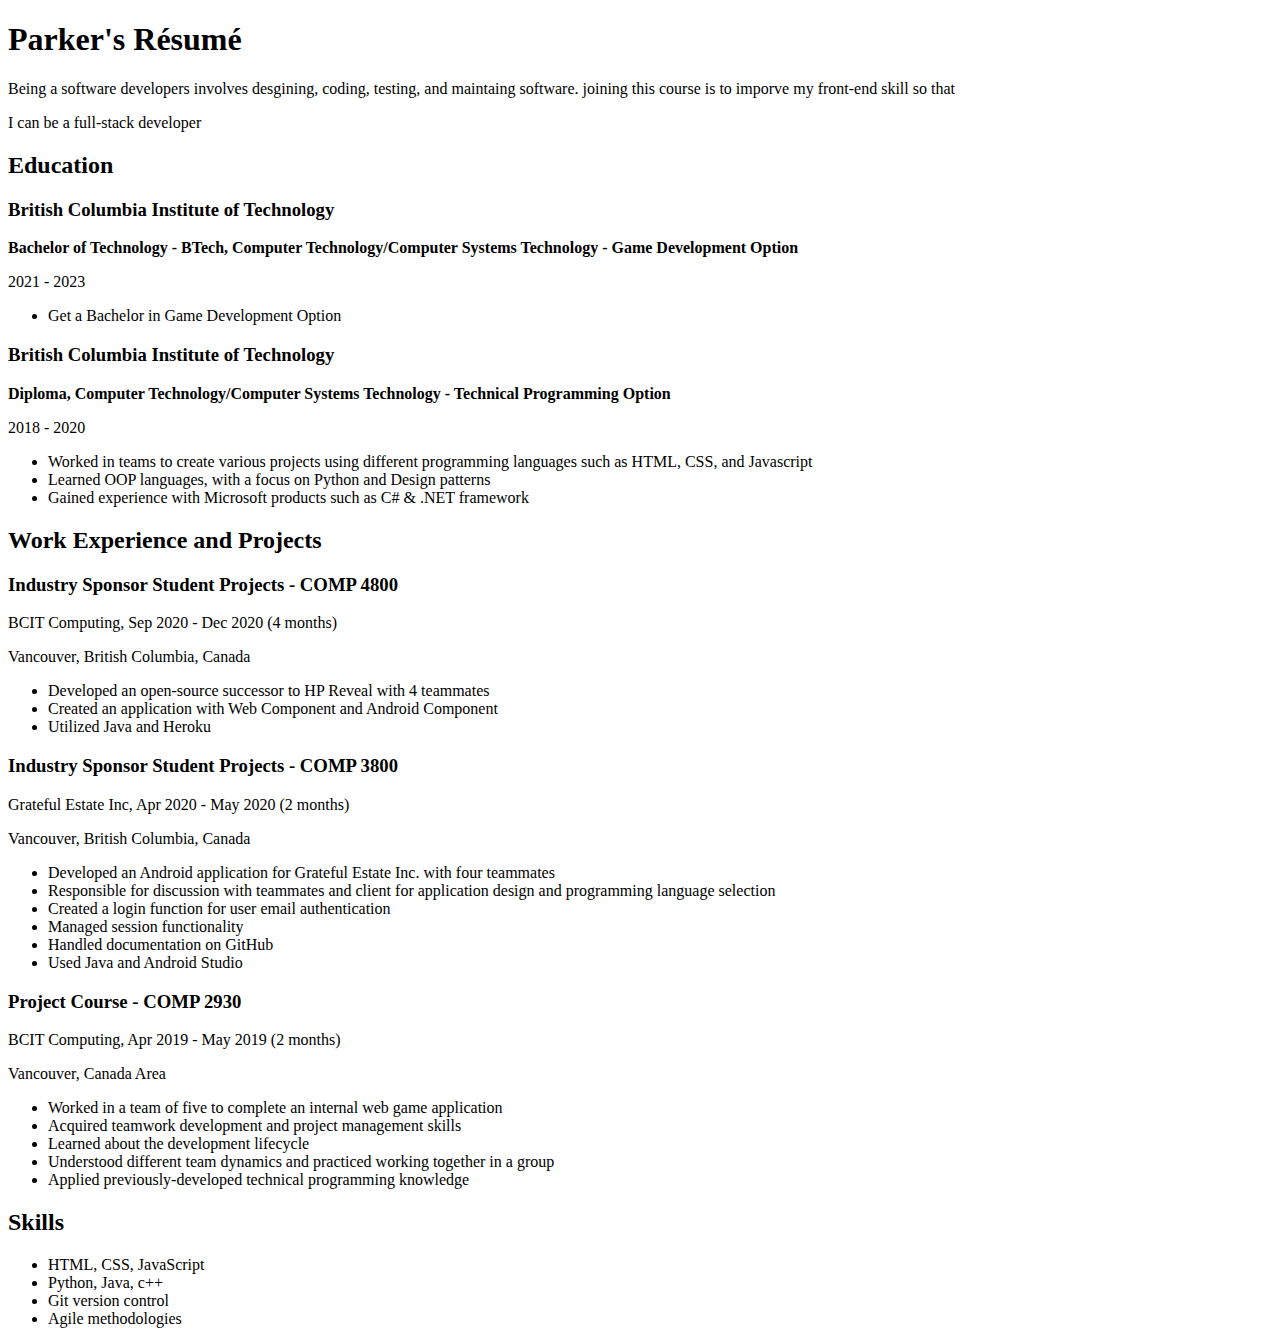
<file: Résumé.html>
<!DOCTYPE html>
<html lang="en">
    <head>
        <title>Parker's R&eacute;sum&eacute;</title>
    </head>
    <body>
        <h1>Parker's R&eacute;sum&eacute;</h1>
        <p>Being a software developers involves desgining, coding, testing, and maintaing software. joining this course is to imporve my front-end skill so that</p>
        <p>I can be a full-stack developer</p>
        <h2>Education</h2>
        
        <h3>British Columbia Institute of Technology</h3>
        <p><strong>Bachelor of Technology - BTech, Computer Technology/Computer Systems Technology - Game Development Option</strong></p>
        <p>2021 - 2023</p>
        <ul>
            <li>Get a Bachelor in Game Development Option</li>
        </ul>

        <h3>British Columbia Institute of Technology</h3>
        <p><strong>Diploma, Computer Technology/Computer Systems Technology - Technical Programming Option</strong></p>
        <p>2018 - 2020</p>
        <ul>
            <li>Worked in teams to create various projects using different programming languages such as HTML, CSS, and Javascript</li>
            <li>Learned OOP languages, with a focus on Python and Design patterns</li>
            <li>Gained experience with Microsoft products such as C# & .NET framework</li>
        </ul>


        <h2>Work Experience and Projects</h2>

        <h3>Industry Sponsor Student Projects - COMP 4800</h3>
        <p>BCIT Computing, Sep 2020 - Dec 2020 (4 months)</p>
        <p>Vancouver, British Columbia, Canada</p>
        <ul>
            <li>Developed an open-source successor to HP Reveal with 4 teammates</li>
            <li>Created an application with Web Component and Android Component</li>
            <li>Utilized Java and Heroku</li>
        </ul>

        <h3>Industry Sponsor Student Projects - COMP 3800</h3>
        <p>Grateful Estate Inc, Apr 2020 - May 2020 (2 months)</p>
        <p>Vancouver, British Columbia, Canada</p>
        <ul>
            <li>Developed an Android application for Grateful Estate Inc. with four teammates</li>
            <li>Responsible for discussion with teammates and client for application design and programming language selection</li>
            <li>Created a login function for user email authentication</li>
            <li>Managed session functionality</li>
            <li>Handled documentation on GitHub</li>
            <li>Used Java and Android Studio</li>
        </ul>

        <h3>Project Course - COMP 2930</h3>
        <p>BCIT Computing, Apr 2019 - May 2019 (2 months)</p>
        <p>Vancouver, Canada Area</p>
        <ul>
            <li>Worked in a team of five to complete an internal web game application</li>
            <li>Acquired teamwork development and project management skills</li>
            <li>Learned about the development lifecycle</li>
            <li>Understood different team dynamics and practiced working together in a group</li>
            <li>Applied previously-developed technical programming knowledge</li>
        </ul>

        <h2>Skills</h2>
        <ul>
            <li>HTML, CSS, JavaScript</li>
            <li>Python, Java, c++</li>
            <li>Git version control</li>
            <li>Agile methodologies</li>
        </ul>
        
    </body>
</html>
</file>
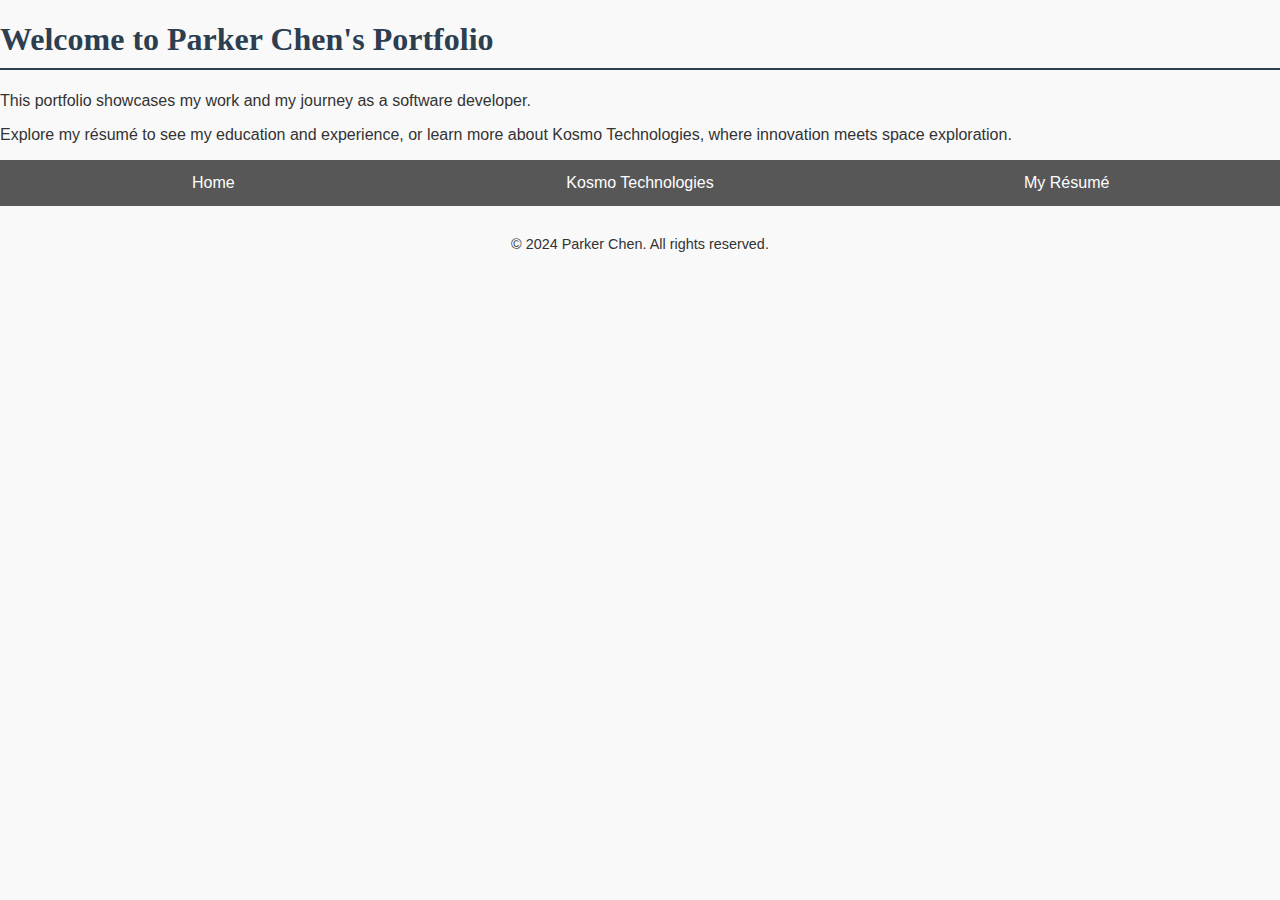
<file: kosmo/home.html>
<!DOCTYPE html>
<html lang="en">
<head>
    <meta charset="UTF-8">
    <meta name="viewport" content="width=device-width, initial-scale=1.0">
    <title>Home - Parker Chen</title>
    <link rel="stylesheet" href="kosmo.css">
</head>
<body class="home-page">
    <div>
        <h1>Welcome to Parker Chen's Portfolio</h1>
        <p>This portfolio showcases my work and my journey as a software developer.</p>
        <p>Explore my résumé to see my education and experience, or learn more about Kosmo Technologies, where innovation meets space exploration.</p>
    </div>
    
    <nav>
        <ul class="navbar">
            <li><a href="home.html">Home</a></li>
            <li><a href="kosmo.html">Kosmo Technologies</a></li>
            <li><a href="resume.html">My Résumé</a></li>
        </ul>
    </nav>

    <footer>
        <p>&copy; 2024 Parker Chen. All rights reserved.</p>
    </footer>
</body>
</html>
</file>
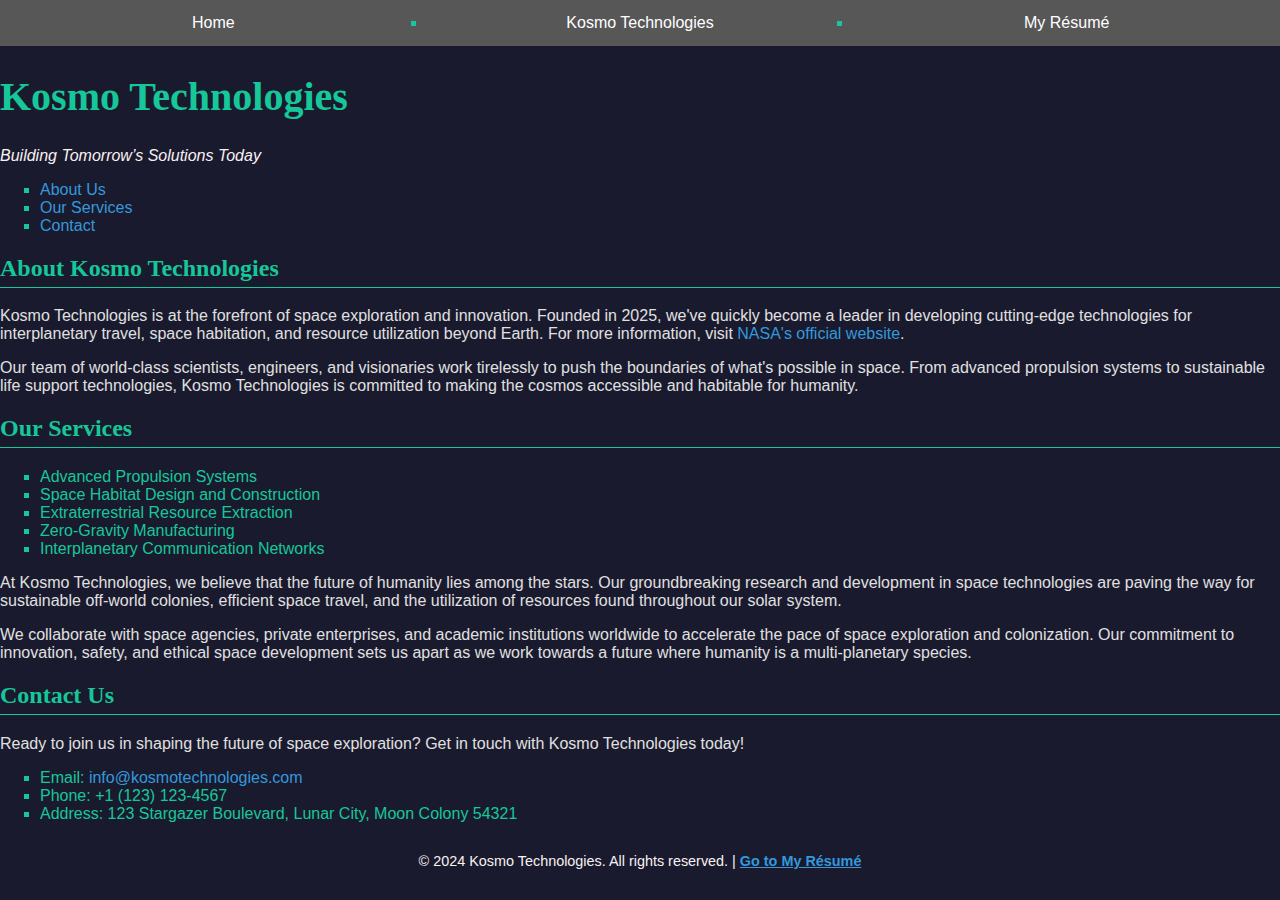
<file: kosmo/kosmo.html>
<!DOCTYPE html>
<html lang="en">
<head>
    <meta charset="UTF-8">
    <meta name="viewport" content="width=device-width, initial-scale=1.0">
    <title>Kosmo Technologies - Innovating for the Future</title>
    <link rel="stylesheet" href="kosmo.css">
</head>
<body class="kosmo-page">
    <nav>
        <ul class="navbar">
            <li><a href="home.html">Home</a></li>
            <li><a href="kosmo.html">Kosmo Technologies</a></li>
            <li><a href="resume.html">My Résumé</a></li>
        </ul>
    </nav>
    <div>
        <h1>Kosmo Technologies</h1>
        <p class="tagline">Building Tomorrow’s Solutions Today</p>
    </div>
    <div>
        <ul>
            <li><a href="#about">About Us</a></li>
            <li><a href="#services">Our Services</a></li>
            <li><a href="#contact">Contact</a></li>
        </ul>
    </div>
    <div id="about">
        <h2>About Kosmo Technologies</h2>
        <p>Kosmo Technologies is at the forefront of space exploration and innovation. Founded in 2025, we've quickly become a leader in developing cutting-edge technologies for interplanetary travel, space habitation, and resource utilization beyond Earth. For more information, visit <a href="https://www.nasa.gov" target="_blank">NASA's official website</a>.</p>
        <p>Our team of world-class scientists, engineers, and visionaries work tirelessly to push the boundaries of what's possible in space. From advanced propulsion systems to sustainable life support technologies, Kosmo Technologies is committed to making the cosmos accessible and habitable for humanity.</p>
    </div>
    <div id="services">
        <h2>Our Services</h2>
        <ul>
            <li>Advanced Propulsion Systems</li>
            <li>Space Habitat Design and Construction</li>
            <li>Extraterrestrial Resource Extraction</li>
            <li>Zero-Gravity Manufacturing</li>
            <li>Interplanetary Communication Networks</li>
        </ul>
        <p>At Kosmo Technologies, we believe that the future of humanity lies among the stars. Our groundbreaking research and development in space technologies are paving the way for sustainable off-world colonies, efficient space travel, and the utilization of resources found throughout our solar system.</p>
        <p>We collaborate with space agencies, private enterprises, and academic institutions worldwide to accelerate the pace of space exploration and colonization. Our commitment to innovation, safety, and ethical space development sets us apart as we work towards a future where humanity is a multi-planetary species.</p>
    </div>
    <div id="contact">
        <h2>Contact Us</h2>
        <p>Ready to join us in shaping the future of space exploration? Get in touch with Kosmo Technologies today!</p>
        <ul>
            <li>Email: <a href="mailto:info@kosmotechnologies.com">info@kosmotechnologies.com</a></li>
            <li>Phone: +1 (123) 123-4567</li>
            <li>Address: 123 Stargazer Boulevard, Lunar City, Moon Colony 54321</li>
        </ul>
    </div>
    <footer>
        <p>&copy; 2024 Kosmo Technologies. All rights reserved. | <a href="resume.html">Go to My Résumé</a></p>
    </footer>
</body>
</html>
</file>
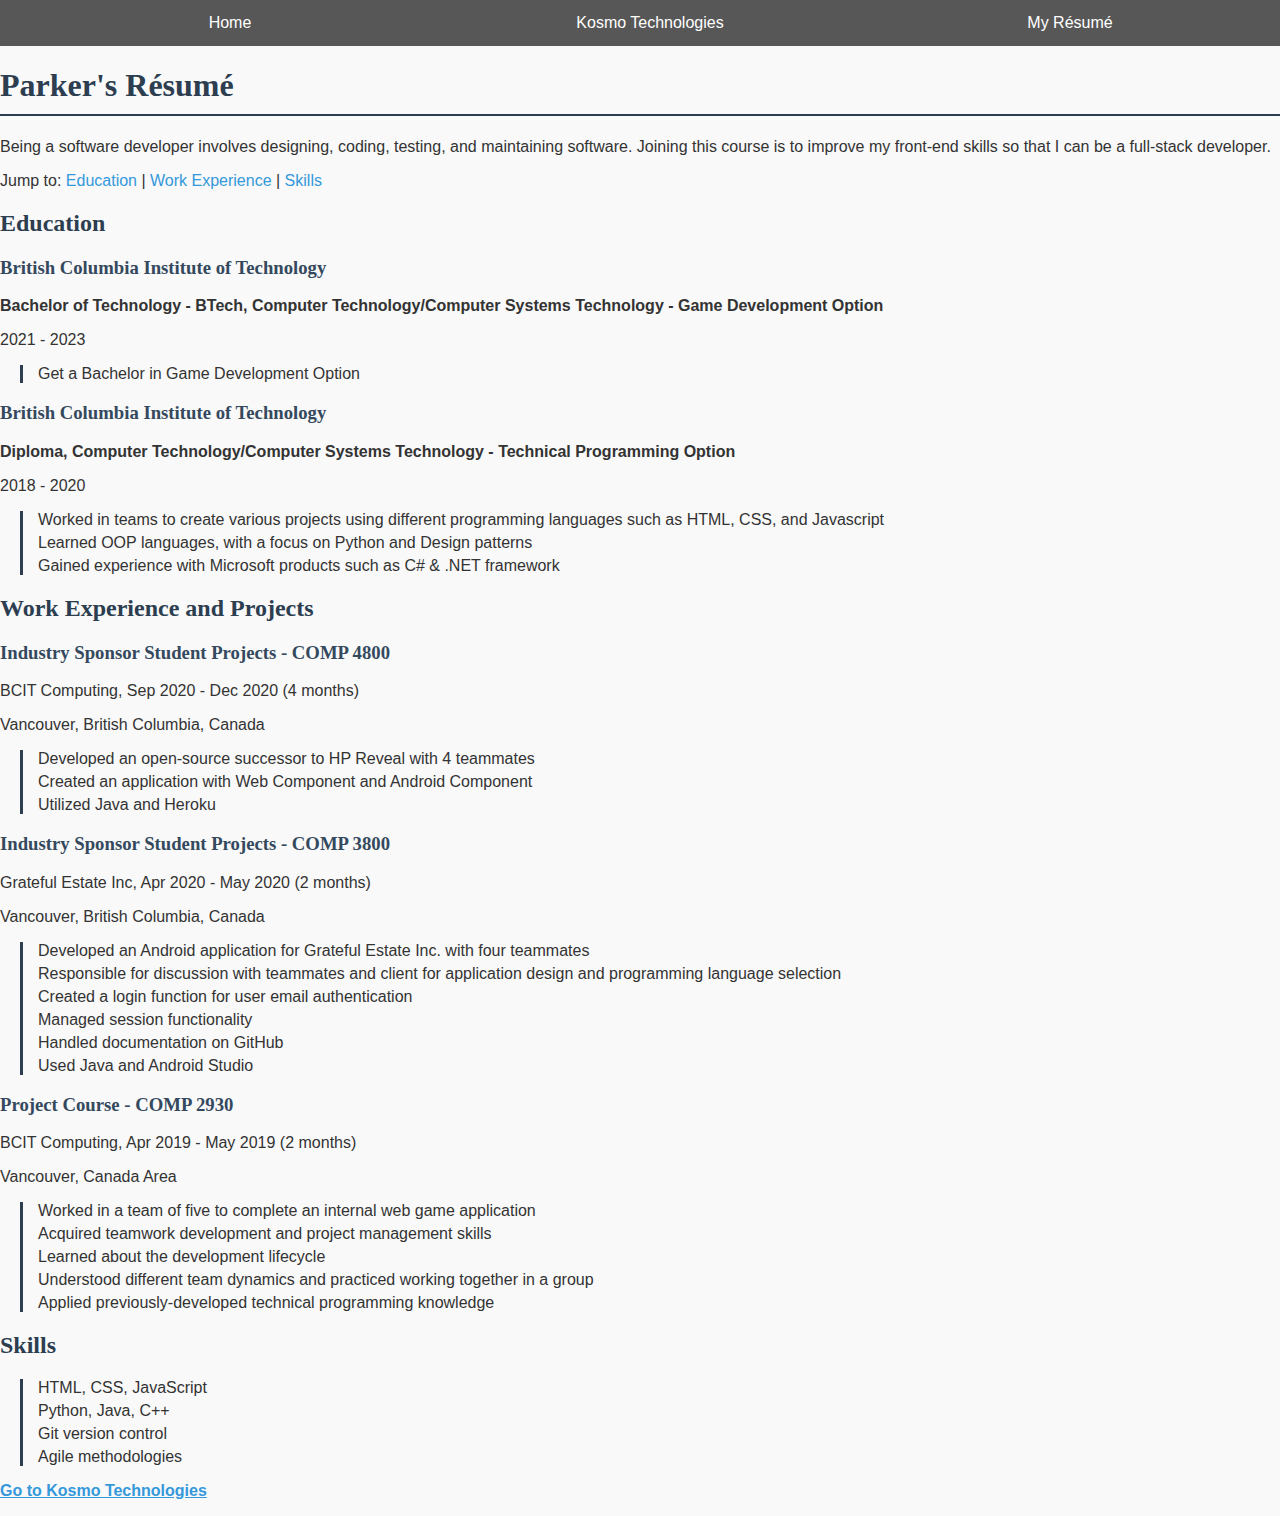
<file: kosmo/resume.html>
<!DOCTYPE html>
<html lang="en">
<head>
    <meta charset="UTF-8">
    <meta name="viewport" content="width=device-width, initial-scale=1.0">
    <title>Parker Chen – Resume</title>
    <link rel="stylesheet" href="kosmo.css">
</head>
<body class="resume-page">
    <nav>
        <ul class="navbar">
            <li><a href="home.html">Home</a></li>
            <li><a href="kosmo.html">Kosmo Technologies</a></li>
            <li><a href="resume.html">My Résumé</a></li>
        </ul>
    </nav>
    <div>
        <h1>Parker's R&eacute;sum&eacute;</h1>
        <p>Being a software developer involves designing, coding, testing, and maintaining software. Joining this course is to improve my front-end skills so that I can be a full-stack developer.</p>
        <p>Jump to: <a href="#education">Education</a> | <a href="#experience">Work Experience</a> | <a href="#skills">Skills</a></p>
    </div>
    <div id="education">
        <h2>Education</h2>
        <h3>British Columbia Institute of Technology</h3>
        <p><strong>Bachelor of Technology - BTech, Computer Technology/Computer Systems Technology - Game Development Option</strong></p>
        <p>2021 - 2023</p>
        <blockquote>
            <p>Get a Bachelor in Game Development Option</p>
        </blockquote>

        <h3>British Columbia Institute of Technology</h3>
        <p><strong>Diploma, Computer Technology/Computer Systems Technology - Technical Programming Option</strong></p>
        <p>2018 - 2020</p>
        <blockquote>
            <p>Worked in teams to create various projects using different programming languages such as HTML, CSS, and Javascript</p>
            <p>Learned OOP languages, with a focus on Python and Design patterns</p>
            <p>Gained experience with Microsoft products such as C# & .NET framework</p>
        </blockquote>
    </div>

    <div id="experience">
        <h2>Work Experience and Projects</h2>

        <h3>Industry Sponsor Student Projects - COMP 4800</h3>
        <p>BCIT Computing, Sep 2020 - Dec 2020 (4 months)</p>
        <p>Vancouver, British Columbia, Canada</p>
        <blockquote>
            <p>Developed an open-source successor to HP Reveal with 4 teammates</p>
            <p>Created an application with Web Component and Android Component</p>
            <p>Utilized Java and Heroku</p>
        </blockquote>

        <h3>Industry Sponsor Student Projects - COMP 3800</h3>
        <p>Grateful Estate Inc, Apr 2020 - May 2020 (2 months)</p>
        <p>Vancouver, British Columbia, Canada</p>
        <blockquote>
            <p>Developed an Android application for Grateful Estate Inc. with four teammates</p>
            <p>Responsible for discussion with teammates and client for application design and programming language selection</p>
            <p>Created a login function for user email authentication</p>
            <p>Managed session functionality</p>
            <p>Handled documentation on GitHub</p>
            <p>Used Java and Android Studio</p>
        </blockquote>

        <h3>Project Course - COMP 2930</h3>
        <p>BCIT Computing, Apr 2019 - May 2019 (2 months)</p>
        <p>Vancouver, Canada Area</p>
        <blockquote>
            <p>Worked in a team of five to complete an internal web game application</p>
            <p>Acquired teamwork development and project management skills</p>
            <p>Learned about the development lifecycle</p>
            <p>Understood different team dynamics and practiced working together in a group</p>
            <p>Applied previously-developed technical programming knowledge</p>
        </blockquote>
    </div>

    <div id="skills">
        <h2>Skills</h2>
        <blockquote>
            <p>HTML, CSS, JavaScript</p>
            <p>Python, Java, C++</p>
            <p>Git version control</p>
            <p>Agile methodologies</p>
        </blockquote>
    </div>
    <footer>
        <p><a href="kosmo.html">Go to Kosmo Technologies</a></p>
    </footer>
</body>
</html>
</file>
<file: kosmo.css>
/* General styles */
body {
    font-family: Arial, sans-serif;
    margin: 0;
    padding: 0;
}

h1, h2, h3 {
    font-family: 'Georgia', serif;
}

a {
    color: #3498db;
    text-decoration: none;
}

/* Resume page styles */
.resume-page {
    background-color: #f9f9f9;
    color: #333;
}

.resume-page h1 {
    color: #2c3e50;
    border-bottom: 2px solid #2c3e50;
    padding-bottom: 10px;
}

.resume-page h2 {
    color: #2c3e50;
}

.resume-page h3 {
    color: #34495e;
}

.resume-page section {
    margin-bottom: 30px;
}

.resume-page ul {
    padding-left: 20px;
}

.resume-page footer {
    margin-top: 30px;
    text-align: center;
    font-size: 0.9em;
}

.resume-page blockquote {
    margin-left: 20px;
    padding-left: 15px;
    border-left: 3px solid #2c3e50;
}

.resume-page blockquote p {
    margin: 5px 0;
}

/* Kosmo Technologies page styles */
.kosmo-page {
    background-color: #1a1a2e;
    color: #e0e0e0;
}

.kosmo-page header {
    text-align: center;
    margin-bottom: 30px;
}

.kosmo-page h1 {
    color: #16c79a;
    font-size: 2.5em;
}

.kosmo-page .tagline {
    font-style: italic;
    color: #f8f1f1;
}

.kosmo-page nav ul {
    list-style-type: none;
    padding: 0;
    display: flex;
    justify-content: center;
    background-color: #11698e;
}

.kosmo-page nav ul li {
    margin: 0 15px;
}

.kosmo-page nav ul li a {
    color: #f8f1f1;
    text-decoration: none;
    padding: 10px;
    display: inline-block;
}

.kosmo-page nav ul li a:hover {
    background-color: #19456b;
}

.kosmo-page h2 {
    color: #16c79a;
    border-bottom: 1px solid #16c79a;
    padding-bottom: 5px;
}

.kosmo-page ul {
    list-style-type: square;
    color: #16c79a;
}

.kosmo-page ul li {
    margin-bottom: 10px;
}

.kosmo-page footer {
    margin-top: 30px;
    text-align: center;
    font-size: 0.9em;
    color: #f8f1f1;
}

/* Responsive design */
@media (max-width: 600px) {
    body {
        padding: 10px;
    }
    
    .kosmo-page nav ul {
        flex-direction: column;
        align-items: center;
    }
    
    .kosmo-page nav ul li {
        margin: 5px 0;
    }
}
</file>
<file: kosmo/kosmo.css>
/* General styles */
body {
    font-family: Arial, Helvetica, sans-serif; /* Multiple font options */
    margin: 0;
    padding: 0;
}

h1, h2, h3 {
    font-family: 'Georgia', serif; /* Use Georgia for headings */
}

a {
    color: #3498db;
    text-decoration: none;
}

/* Navigation bar styles */
.navbar {
    list-style-type: none; /* Remove bullet points */
    margin: 0; /* Remove default margin */
    padding: 0; /* Remove default padding */
    display: flex; /* Use flexbox for horizontal layout */
    background-color: #333; /* Dark background color */
}

.navbar li {
    flex: 1; /* Make each item take equal space */
}

.navbar a {
    display: block; /* Make the link fill the list item */
    color: white; /* Text color */
    text-align: center; /* Center the text */
    padding: 14px 20px; /* Add padding */
    text-decoration: none; /* Remove underline */
    transition: background-color 0.3s; /* Smooth transition for hover effect */
}

.navbar {
    background-color: #575757; /* Change background on hover */
}

/* Home page styles */
.home-page {
    background-color: #f9f9f9;
    color: #333;
}

.home-page h1 {
    color: #2c3e50;
    border-bottom: 2px solid #2c3e50;
    padding-bottom: 10px;
}

.home-page footer {
    margin-top: 30px;
    text-align: center;
    font-size: 0.9em;
}

/* Kosmo Technologies page styles */
.kosmo-page {
    background-color: #1a1a2e;
    color: #e0e0e0;
}

.kosmo-page h1 {
    color: #16c79a;
    font-size: 2.5em;
}

.kosmo-page .tagline {
    font-style: italic;
    color: #f8f1f1;
}

.kosmo-page h2 {
    color: #16c79a;
    border-bottom: 1px solid #16c79a;
    padding-bottom: 5px;
}

.kosmo-page ul {
    list-style-type: square;
    color: #16c79a;
}

.kosmo-page footer {
    margin-top: 30px;
    text-align: center;
    font-size: 0.9em;
    color: #f8f1f1;
}

/* Resume page styles */
.resume-page {
    background-color: #f9f9f9;
    color: #333;
}

.resume-page h1 {
    color: #2c3e50;
    border-bottom: 2px solid #2c3e50;
    padding-bottom: 10px;
}

.resume-page h2 {
    color: #2c3e50;
}

.resume-page h3 {
    color: #34495e;
}

.resume-page ul {
    padding-left: 20px;
}

.resume-page blockquote {
    margin-left: 20px;
    padding-left: 15px;
    border-left: 3px solid #2c3e50;
}

.resume-page blockquote p {
    margin: 5px 0;
}

footer a {
    color: #3498db; /* Distinct color */
    font-weight: bold;
    text-decoration: underline; /* Underline for visibility */
}
</file>
<file: ant_studio_styles.css>
/* Base Reset */
* {
    margin: 0;
    padding: 0;
    box-sizing: border-box;
}

/* Color Variables */
:root {
    --primary-bg: #f8f3e6;
    --secondary-bg: #a1887f;
    --primary-text: #3e2723;
    --secondary-text: #5d4037;
    --accent-color: #8d6e63;
    --light-text: #f8f3e6;
    --content-width: 960px;
}

/* Typography */
body {
    font-family: Arial, sans-serif;
    font-size: 16px;
    line-height: 1.6;
    color: var(--primary-text);
    background-color: var(--primary-bg);
}

h1 {
    font-size: 2.25rem;
    font-weight: bold;
    color: var(--light-text);
    margin-bottom: 1rem;
}

h2 {
    font-size: 1.5rem;
    color: var(--secondary-text);
    margin-bottom: 1rem;
}

/* Layout Components */
nav {
    background-color: var(--accent-color);
    padding: 1rem;
}

nav ul {
    list-style: none;
    width: var(--content-width);
    margin: 0 auto;
    padding: 0;
    text-align: center;
}

nav ul li {
    display: inline-block;
    margin: 0 1rem;
}

nav ul li a {
    color: var(--light-text);
    text-decoration: none;
}

nav ul li a.current {
    font-weight: bold;
    text-decoration: underline;
}

header {
    background-color: var(--secondary-bg);
    padding: 3rem 1rem;
    text-align: center;
}

.header-description {
    max-width: 42rem;
    margin: 0 auto;
    color: var(--light-text);
}

main {
    width: var(--content-width);
    margin: 2rem auto;
    padding: 1rem;
    background-color: #ffffff;
}

/* Dessert Grid Layout */
.dessert-grid {
    display: block;
    margin: 2rem 0;
}

.dessert-card {
    margin-bottom: 2rem;
    border: 1px solid #e0e0e0;
    border-radius: 4px;
}

.dessert-image {
    display: block;
    width: 100%;
    height: auto;
}

.dessert-info {
    padding: 1rem;
}

.dessert-name {
    color: var(--primary-text);
    margin-bottom: 0.5rem;
}

.dessert-description {
    color: var(--secondary-text);
    font-size: 0.875rem;
}

/* Footer */
footer {
    background-color: var(--accent-color);
    color: var(--light-text);
    text-align: center;
    padding: 1rem 0;
    margin-top: 2rem;
}

/* Table Styles */
table {
    width: 100%;
    border-collapse: collapse;
    margin: 1rem 0;
}

td {
    padding: 0.5rem;
    border-bottom: 1px solid #e0e0e0;
}

/* FAQ Styles */
.faq-section dt {
    font-weight: bold;
    margin-top: 1rem;
}

.faq-section dd {
    margin-left: 1rem;
    margin-bottom: 1rem;
}

/* Category List Styles */
.category-list ul {
    list-style: none;
    margin: 0;
    padding: 0;
}

.category-list li {
    margin-bottom: 1rem;
}

.category-list ul ul {
    margin-left: 1.5rem;
    margin-top: 0.5rem;
}

/* About Page Styles */
.about-section {
    margin-bottom: 2rem;
}

.about-section ul {
    margin-left: 1.5rem;
    margin-top: 0.5rem;
}

.about-section ul li {
    margin-bottom: 0.5rem;
}

.about-content h2 {
    color: var(--primary-text);
    margin-bottom: 2rem;
    text-align: center;
}

.about-content h3 {
    color: var(--secondary-text);
    font-size: 1.5rem;
    margin-bottom: 1rem;
}

/* FAQ Page Styles */
.faq-category {
    margin-bottom: 2rem;
}

.faq-category dl {
    margin-top: 1rem;
}

.faq-category dt {
    font-weight: bold;
    color: var(--secondary-text);
    margin-top: 1rem;
}

.faq-category dd {
    margin-left: 1rem;
    margin-top: 0.5rem;
    margin-bottom: 1rem;
}

/* Contact Page Styles */
.contact-info {
    max-width: 600px;
    margin: 0 auto;
}

.hours-table {
    width: 100%;
    margin: 1rem 0;
}

.hours-table td {
    padding: 0.5rem;
    border-bottom: 1px solid #e0e0e0;
}

.hours-table td:first-child {
    font-weight: bold;
    width: 40%;
}

/* Category Page Styles */
.category-container {
    padding: 1rem 0;
}

.category-section {
    margin-bottom: 2rem;
    border-bottom: 1px solid var(--secondary-bg);
    padding-bottom: 2rem;
}

.category-section:last-child {
    border-bottom: none;
}

.category-content {
    display: block;
    margin-top: 1rem;
}

.category-image {
    width: 100%;
    max-width: 400px;
    height: auto;
    margin-bottom: 1rem;
}

.category-content ul {
    list-style: disc;
    margin-left: 2rem;
}

.category-content li {
    margin: 0.5rem 0;
    color: var(--secondary-text);
}

/* Contact Page Styles */
.contact-container {
    max-width: 800px;
    margin: 0 auto;
}

.contact-details {
    margin: 1rem 0;
}

.contact-details p {
    margin: 0.5rem 0;
}

.contact-details a {
    color: var(--secondary-text);
    text-decoration: none;
}

.contact-details a:hover {
    text-decoration: underline;
}

.order-details h3 {
    color: var(--secondary-text);
    margin: 1rem 0 0.5rem 0;
    font-size: 1.1rem;
}

.info-list {
    list-style: disc;
    margin-left: 2rem;
    margin-top: 1rem;
}

.info-list li {
    margin: 0.5rem 0;
    color: var(--secondary-text);
}
</file>
